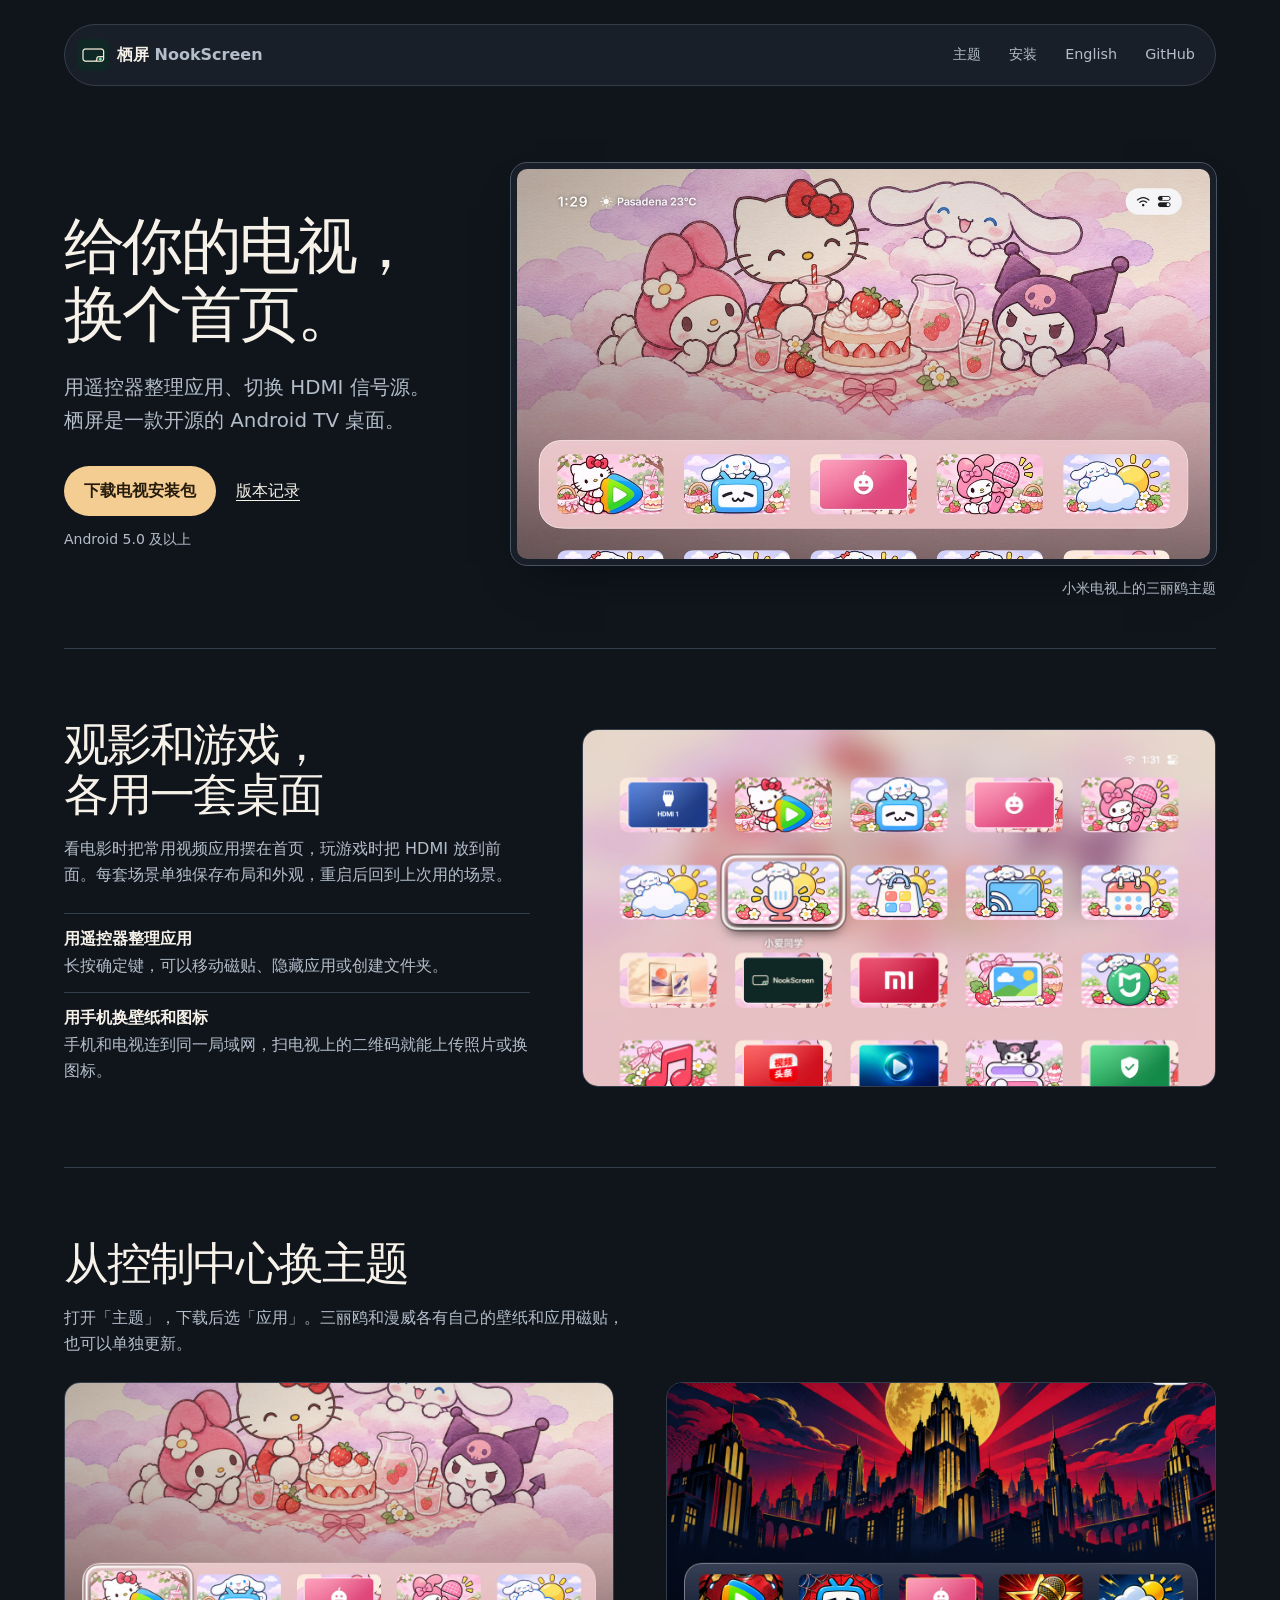
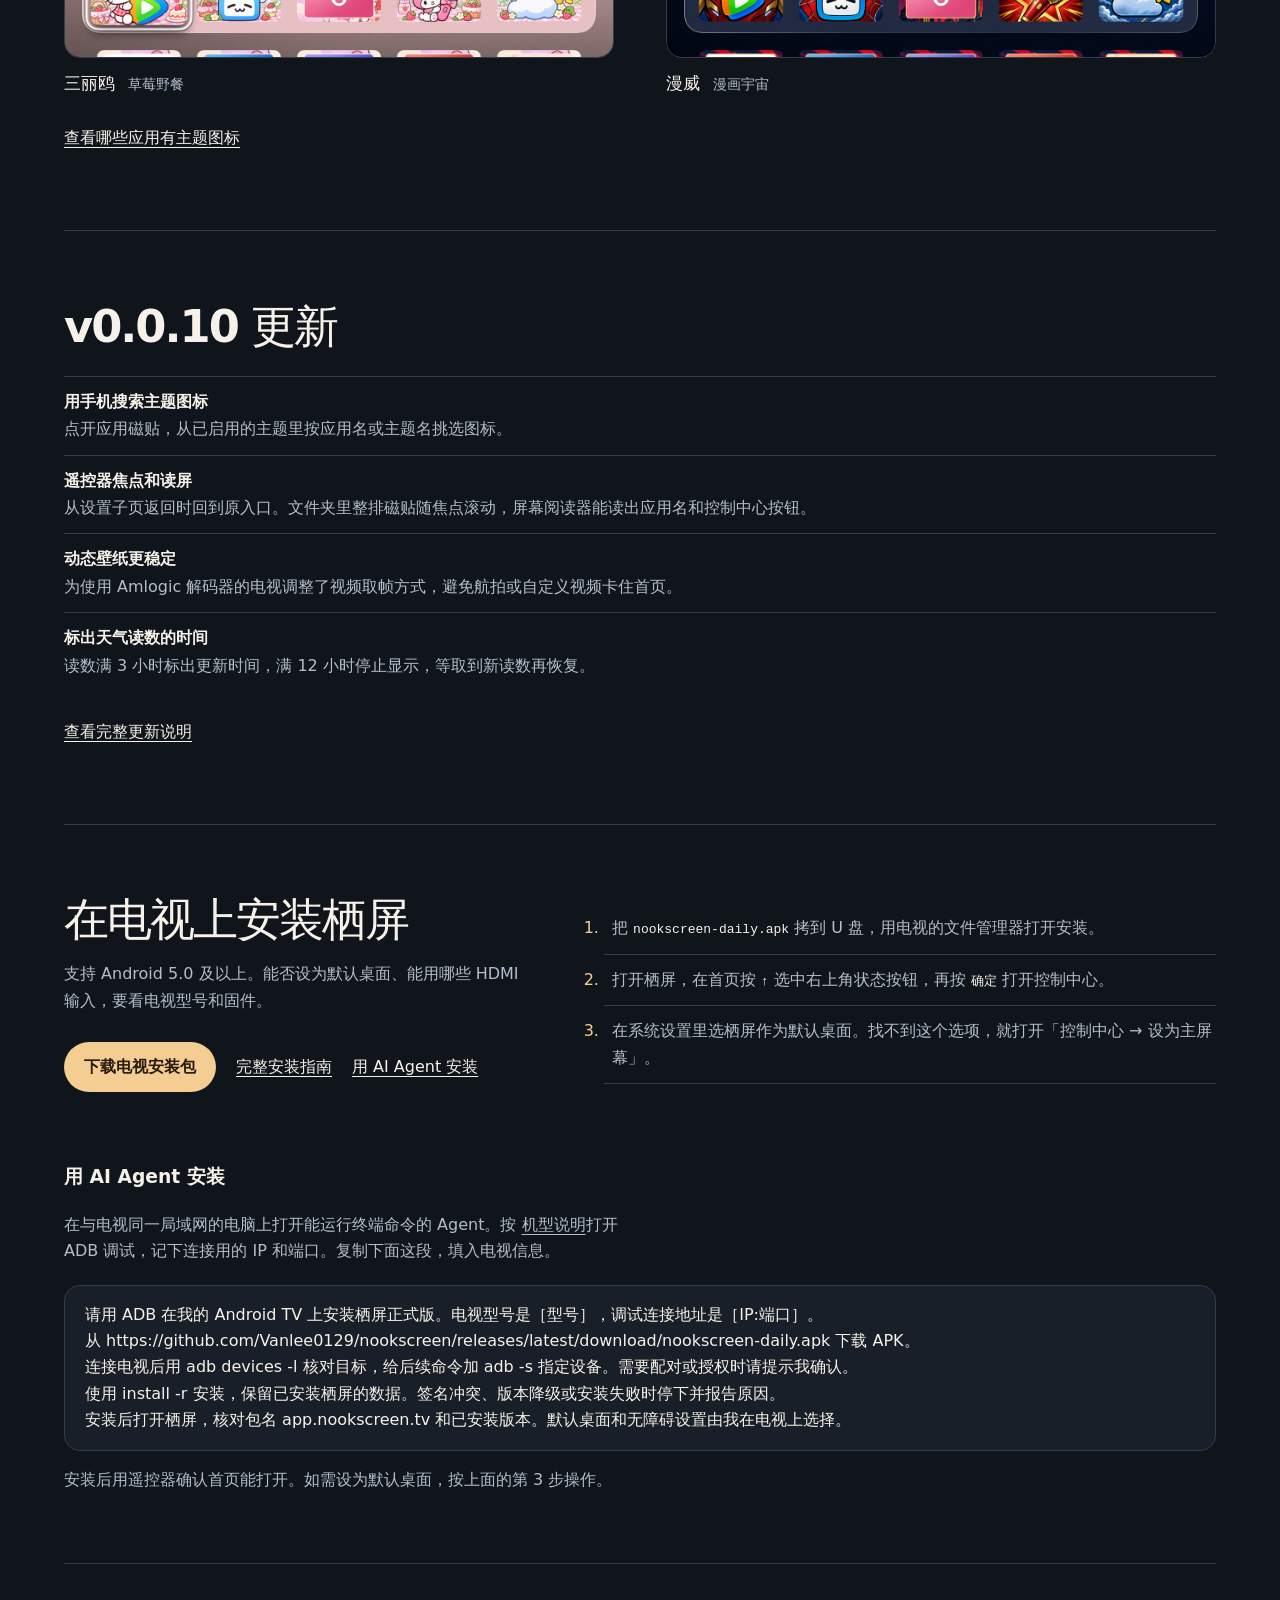
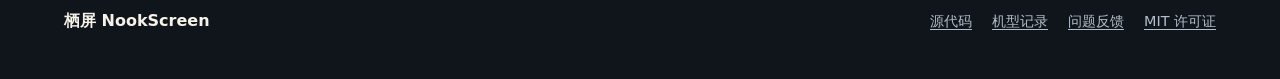
<file: index.html>
<!doctype html>
<html lang="zh-CN">
<head>
  <meta charset="utf-8">
  <meta name="viewport" content="width=device-width, initial-scale=1">
  <meta name="description" content="栖屏是一款开源的 Android TV 桌面。用遥控器整理应用、切换 HDMI 信号源、换壁纸，也能为日常看电视、观影和游戏分别保存布局。">
  <meta name="theme-color" content="#10151c">
  <title>栖屏 NookScreen | 开源 Android TV 桌面</title>
  <link rel="icon" href="assets/icon.png">
  <link rel="stylesheet" href="style.css">
</head>
<body>
  <a class="skip" href="#main">跳到内容</a>
  <header class="wrap">
    <nav aria-label="主导航">
      <a class="brand" href="./"><img src="assets/icon.png" width="32" height="32" alt=""><span>栖屏 <span class="brand-en">NookScreen</span></span></a>
      <div class="nav-links">
        <a href="#themes">主题</a>
        <a href="#install">安装</a>
        <a href="en/" lang="en">English</a>
        <a href="https://github.com/Vanlee0129/nookscreen">GitHub</a>
      </div>
    </nav>
  </header>
  <main id="main" class="wrap">
    <section class="hero" aria-labelledby="title">
      <div class="hero-copy">
        <h1 id="title">给你的电视，<br>换个首页。</h1>
        <p>用遥控器整理应用、切换 HDMI 信号源。<br class="wide-only">栖屏是一款开源的 Android TV 桌面。</p>
        <div class="actions">
          <a class="primary" href="https://github.com/Vanlee0129/nookscreen/releases/latest/download/nookscreen-daily.apk">下载电视安装包</a>
          <a href="https://github.com/Vanlee0129/nookscreen/releases/latest">版本记录</a>
        </div>
        <p class="requirement">Android 5.0 及以上</p>
      </div>
      <figure class="hero-screen">
        <img src="assets/sanrio-home.jpg" width="1280" height="720" alt="小米电视上的栖屏首页，展示三丽鸥草莓野餐壁纸和主题磁贴">
        <figcaption>小米电视上的三丽鸥主题</figcaption>
      </figure>
    </section>

    <section class="section scenes" aria-labelledby="scenes">
      <div>
        <h2 id="scenes">观影和游戏，各用一套桌面</h2>
        <p>看电影时把常用视频应用摆在首页，玩游戏时把 HDMI 放到前面。每套场景单独保存布局和外观，重启后回到上次用的场景。</p>
        <dl class="details">
          <div><dt>用遥控器整理应用</dt><dd>长按确定键，可以移动磁贴、隐藏应用或创建文件夹。</dd></div>
          <div><dt>用手机换壁纸和图标</dt><dd>手机和电视连到同一局域网，扫电视上的二维码就能上传照片或换图标。</dd></div>
        </dl>
      </div>
      <figure>
        <img src="assets/sanrio-scene.jpg" width="1280" height="720" loading="lazy" alt="三丽鸥主题场景里的 HDMI 和应用磁贴">
      </figure>
    </section>

    <section class="section" aria-labelledby="themes">
      <div class="section-heading">
        <h2 id="themes">从控制中心换主题</h2>
        <p>打开「主题」，下载后选「应用」。三丽鸥和漫威各有自己的壁纸和应用磁贴，也可以单独更新。</p>
      </div>
      <div class="theme-gallery">
        <figure>
          <img src="assets/sanrio-theme.jpg" width="1280" height="640" loading="lazy" alt="三丽鸥主题的草莓野餐壁纸与粉彩磁贴">
          <figcaption>三丽鸥 <span>草莓野餐</span></figcaption>
        </figure>
        <figure>
          <img src="assets/marvel-theme.jpg" width="1280" height="640" loading="lazy" alt="漫威主题的漫画城市壁纸与红金磁贴">
          <figcaption>漫威 <span>漫画宇宙</span></figcaption>
        </figure>
      </div>
      <a class="text-link" href="https://github.com/Vanlee0129/nookscreen/blob/main/docs/themes.md">查看哪些应用有主题图标</a>
    </section>

    <section class="section" aria-labelledby="release">
      <h2 id="release">v0.0.10 更新</h2>
      <dl class="details">
        <div><dt>用手机搜索主题图标</dt><dd>点开应用磁贴，从已启用的主题里按应用名或主题名挑选图标。</dd></div>
        <div><dt>遥控器焦点和读屏</dt><dd>从设置子页返回时回到原入口。文件夹里整排磁贴随焦点滚动，屏幕阅读器能读出应用名和控制中心按钮。</dd></div>
        <div><dt>动态壁纸更稳定</dt><dd>为使用 Amlogic 解码器的电视调整了视频取帧方式，避免航拍或自定义视频卡住首页。</dd></div>
        <div><dt>标出天气读数的时间</dt><dd>读数满 3 小时标出更新时间，满 12 小时停止显示，等取到新读数再恢复。</dd></div>
      </dl>
      <a class="text-link" href="https://github.com/Vanlee0129/nookscreen/releases/tag/v0.0.10">查看完整更新说明</a>
    </section>

    <section class="section install" aria-labelledby="install">
      <div>
        <h2 id="install">在电视上安装栖屏</h2>
        <p>支持 Android 5.0 及以上。能否设为默认桌面、能用哪些 HDMI 输入，要看电视型号和固件。</p>
        <div class="actions">
          <a class="primary" href="https://github.com/Vanlee0129/nookscreen/releases/latest/download/nookscreen-daily.apk">下载电视安装包</a>
          <a href="https://github.com/Vanlee0129/nookscreen#安装">完整安装指南</a>
          <a href="#install-agent">用 AI Agent 安装</a>
        </div>
      </div>
      <ol>
        <li>把 <code>nookscreen-daily.apk</code> 拷到 U 盘，用电视的文件管理器打开安装。</li>
        <li>打开栖屏，在首页按 <kbd>↑</kbd> 选中右上角状态按钮，再按 <kbd>确定</kbd> 打开控制中心。</li>
        <li>在系统设置里选栖屏作为默认桌面。找不到这个选项，就打开「控制中心 → 设为主屏幕」。</li>
      </ol>
      <div class="agent-install" aria-labelledby="install-agent">
        <h3 id="install-agent">用 AI Agent 安装</h3>
        <p>在与电视同一局域网的电脑上打开能运行终端命令的 Agent。按 <a href="https://github.com/Vanlee0129/nookscreen/blob/main/docs/devices/adb-by-brand.md">机型说明</a>打开 ADB 调试，记下连接用的 IP 和端口。复制下面这段，填入电视信息。</p>
        <pre>请用 ADB 在我的 Android TV 上安装栖屏正式版。电视型号是［型号］，调试连接地址是［IP:端口］。
从 https://github.com/Vanlee0129/nookscreen/releases/latest/download/nookscreen-daily.apk 下载 APK。
连接电视后用 adb devices -l 核对目标，给后续命令加 adb -s 指定设备。需要配对或授权时请提示我确认。
使用 install -r 安装，保留已安装栖屏的数据。签名冲突、版本降级或安装失败时停下并报告原因。
安装后打开栖屏，核对包名 app.nookscreen.tv 和已安装版本。默认桌面和无障碍设置由我在电视上选择。</pre>
        <p>安装后用遥控器确认首页能打开。如需设为默认桌面，按上面的第 3 步操作。</p>
      </div>
    </section>
  </main>
  <footer class="wrap">
    <p>栖屏 NookScreen</p>
    <div>
      <a href="https://github.com/Vanlee0129/nookscreen">源代码</a>
      <a href="https://github.com/Vanlee0129/nookscreen/tree/main/docs/devices">机型记录</a>
      <a href="https://github.com/Vanlee0129/nookscreen/issues/new/choose">问题反馈</a>
      <a href="https://github.com/Vanlee0129/nookscreen/blob/main/LICENSE">MIT 许可证</a>
    </div>
  </footer>
</body>
</html>
</file>
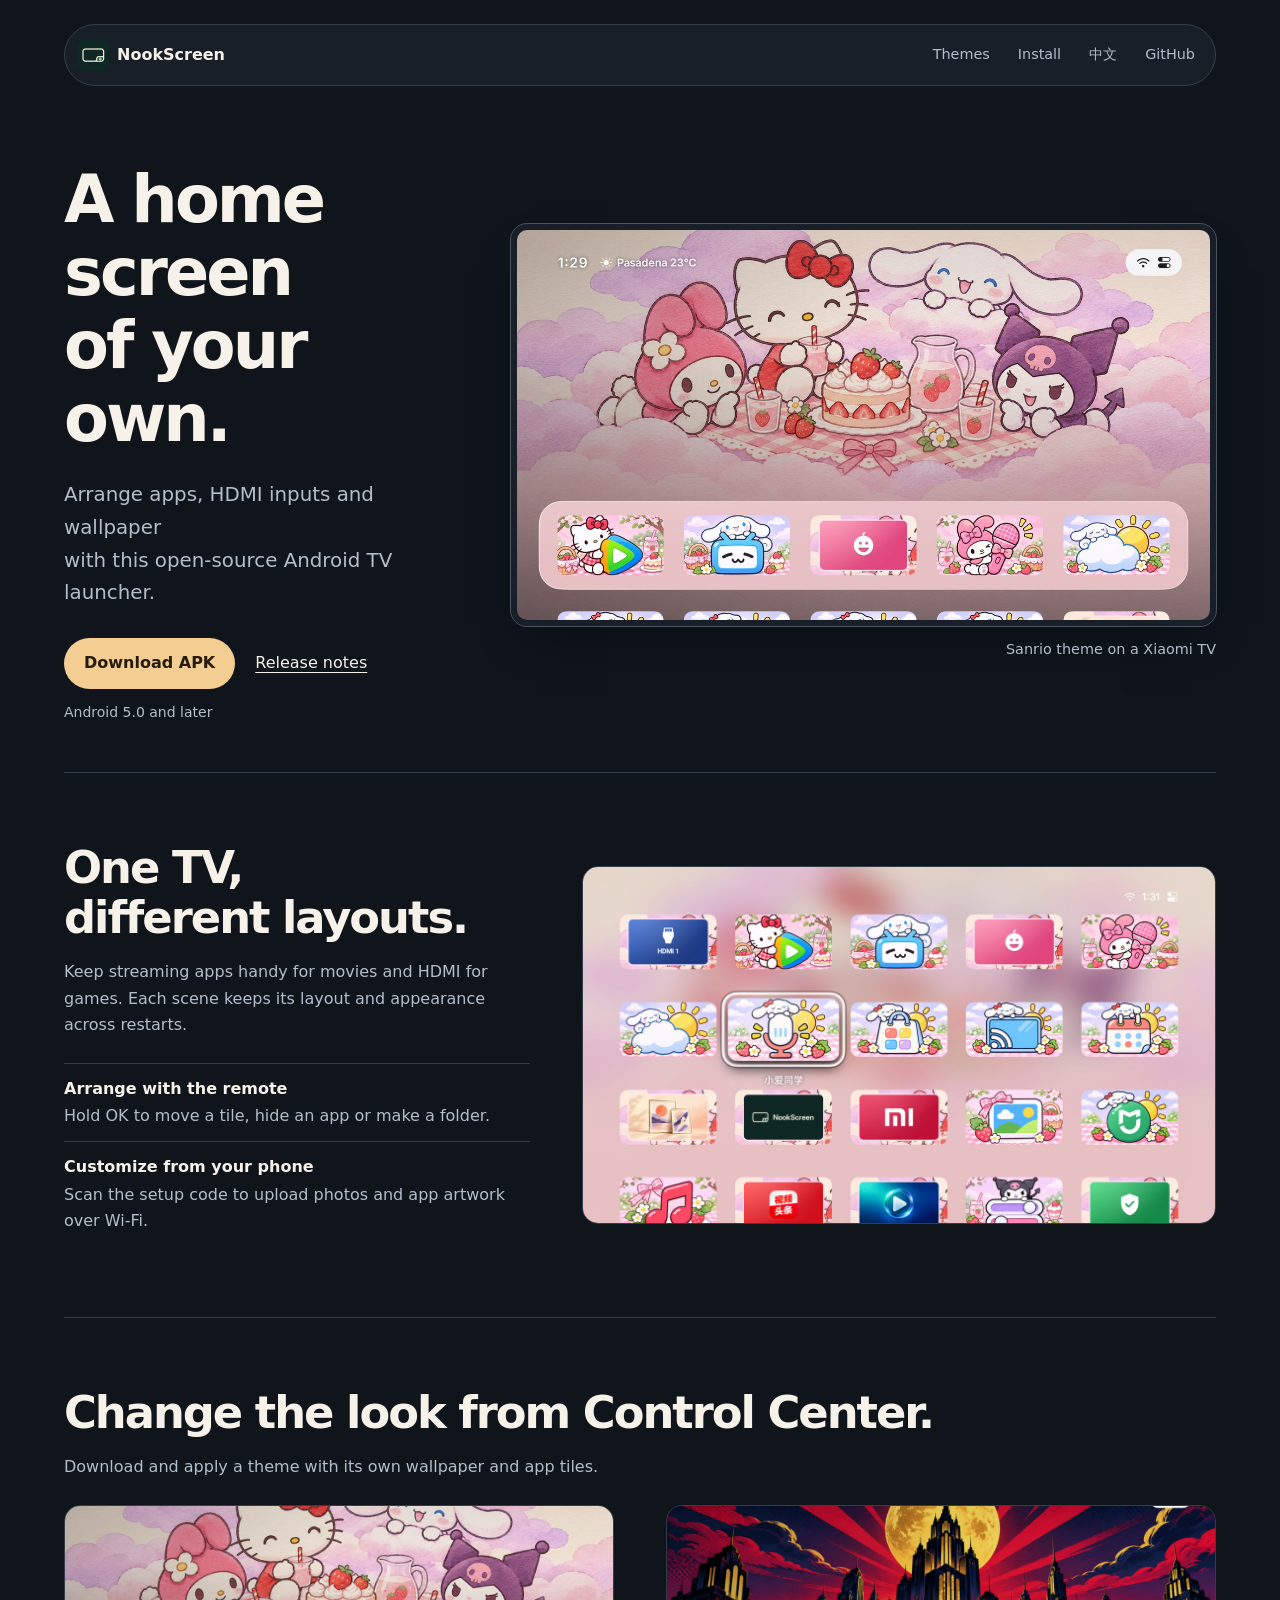
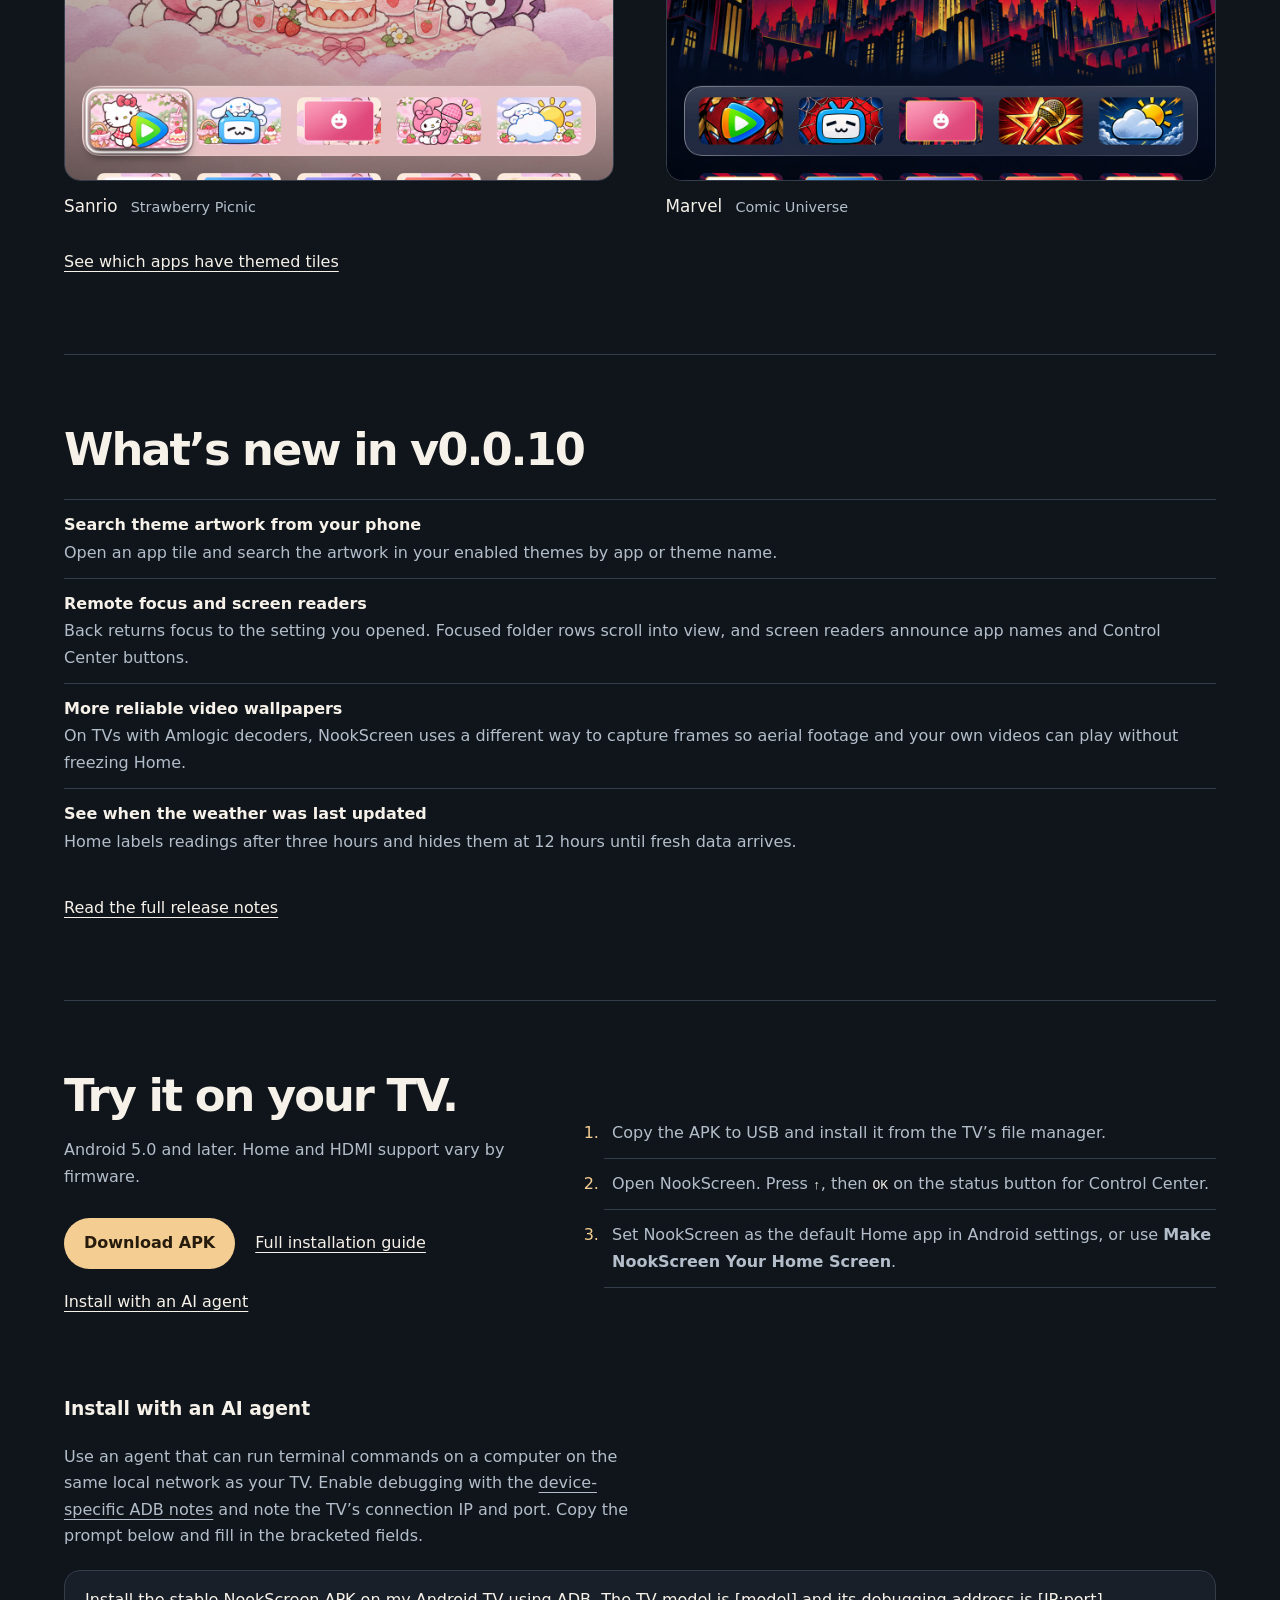
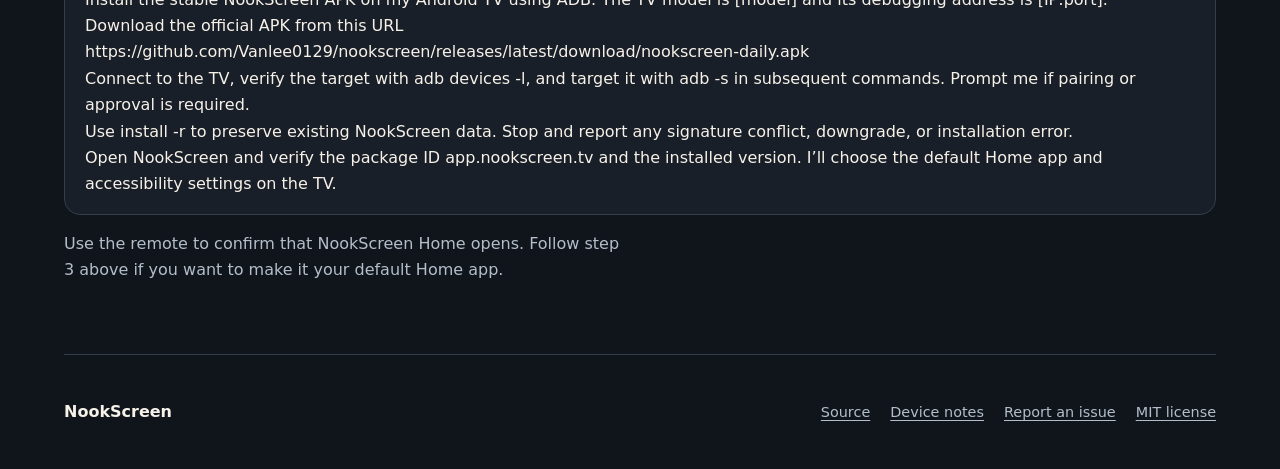
<file: en/index.html>
<!doctype html>
<html lang="en">
<head>
  <meta charset="utf-8">
  <meta name="viewport" content="width=device-width, initial-scale=1">
  <meta name="description" content="NookScreen is an open-source Android TV launcher. Arrange your apps, HDMI inputs and wallpaper with the remote.">
  <meta name="theme-color" content="#10151c">
  <title>NookScreen | Open-source Android TV launcher</title>
  <link rel="icon" href="../assets/icon.png">
  <link rel="stylesheet" href="../style.css">
</head>
<body>
  <a class="skip" href="#main">Skip to content</a>
  <header class="wrap">
    <nav aria-label="Main navigation">
      <a class="brand" href="./"><img src="../assets/icon.png" width="32" height="32" alt=""><span>NookScreen</span></a>
      <div class="nav-links">
        <a href="#themes">Themes</a>
        <a href="#install">Install</a>
        <a href="../" lang="zh-CN">中文</a>
        <a href="https://github.com/Vanlee0129/nookscreen">GitHub</a>
      </div>
    </nav>
  </header>
  <main id="main" class="wrap">
    <section class="hero" aria-labelledby="title">
      <div class="hero-copy">
        <h1 id="title">A home screen<br>of your own.</h1>
        <p>Arrange apps, HDMI inputs and wallpaper<br class="wide-only"> with this open-source Android TV launcher.</p>
        <div class="actions">
          <a class="primary" href="https://github.com/Vanlee0129/nookscreen/releases/latest/download/nookscreen-daily.apk">Download APK</a>
          <a href="https://github.com/Vanlee0129/nookscreen/releases/latest">Release notes</a>
        </div>
        <p class="requirement">Android 5.0 and later</p>
      </div>
      <figure class="hero-screen">
        <img src="../assets/sanrio-home.jpg" width="1280" height="720" alt="NookScreen on a Xiaomi TV with the Sanrio Strawberry Picnic wallpaper and themed tiles">
        <figcaption>Sanrio theme on a Xiaomi TV</figcaption>
      </figure>
    </section>

    <section class="section scenes" aria-labelledby="scenes">
      <div>
        <h2 id="scenes">One TV, different layouts.</h2>
        <p>Keep streaming apps handy for movies and HDMI for games. Each scene keeps its layout and appearance across restarts.</p>
        <dl class="details">
          <div><dt>Arrange with the remote</dt><dd>Hold OK to move a tile, hide an app or make a folder.</dd></div>
          <div><dt>Customize from your phone</dt><dd>Scan the setup code to upload photos and app artwork over Wi-Fi.</dd></div>
        </dl>
      </div>
      <figure>
        <img src="../assets/sanrio-scene.jpg" width="1280" height="720" loading="lazy" alt="HDMI and app tiles in a Sanrio-themed scene">
      </figure>
    </section>

    <section class="section" aria-labelledby="themes">
      <div class="section-heading">
        <h2 id="themes">Change the look from Control Center.</h2>
        <p>Download and apply a theme with its own wallpaper and app tiles.</p>
      </div>
      <div class="theme-gallery">
        <figure>
          <img src="../assets/sanrio-theme.jpg" width="1280" height="640" loading="lazy" alt="The Sanrio theme with a strawberry picnic wallpaper and pastel app tiles">
          <figcaption>Sanrio <span>Strawberry Picnic</span></figcaption>
        </figure>
        <figure>
          <img src="../assets/marvel-theme.jpg" width="1280" height="640" loading="lazy" alt="The Marvel theme with a comic-book city wallpaper and red-and-gold app tiles">
          <figcaption>Marvel <span>Comic Universe</span></figcaption>
        </figure>
      </div>
      <a class="text-link" href="https://github.com/Vanlee0129/nookscreen/blob/main/docs/themes.md">See which apps have themed tiles</a>
    </section>

    <section class="section" aria-labelledby="release">
      <h2 id="release">What’s new in v0.0.10</h2>
      <dl class="details">
        <div><dt>Search theme artwork from your phone</dt><dd>Open an app tile and search the artwork in your enabled themes by app or theme name.</dd></div>
        <div><dt>Remote focus and screen readers</dt><dd>Back returns focus to the setting you opened. Focused folder rows scroll into view, and screen readers announce app names and Control Center buttons.</dd></div>
        <div><dt>More reliable video wallpapers</dt><dd>On TVs with Amlogic decoders, NookScreen uses a different way to capture frames so aerial footage and your own videos can play without freezing Home.</dd></div>
        <div><dt>See when the weather was last updated</dt><dd>Home labels readings after three hours and hides them at 12 hours until fresh data arrives.</dd></div>
      </dl>
      <a class="text-link" href="https://github.com/Vanlee0129/nookscreen/releases/tag/v0.0.10">Read the full release notes</a>
    </section>

    <section class="section install" aria-labelledby="install">
      <div>
        <h2 id="install">Try it on your TV.</h2>
        <p>Android 5.0 and later. Home and HDMI support vary by firmware.</p>
        <div class="actions">
          <a class="primary" href="https://github.com/Vanlee0129/nookscreen/releases/latest/download/nookscreen-daily.apk">Download APK</a>
          <a href="https://github.com/Vanlee0129/nookscreen/blob/main/README.en.md#install">Full installation guide</a>
          <a href="#install-agent">Install with an AI agent</a>
        </div>
      </div>
      <ol>
        <li>Copy the APK to USB and install it from the TV’s file manager.</li>
        <li>Open NookScreen. Press <kbd>↑</kbd>, then <kbd>OK</kbd> on the status button for Control Center.</li>
        <li>Set NookScreen as the default Home app in Android settings, or use <strong>Make NookScreen Your Home Screen</strong>.</li>
      </ol>
      <div class="agent-install" aria-labelledby="install-agent">
        <h3 id="install-agent">Install with an AI agent</h3>
        <p>Use an agent that can run terminal commands on a computer on the same local network as your TV. Enable debugging with the <a href="https://github.com/Vanlee0129/nookscreen/blob/main/docs/devices/adb-by-brand.md">device-specific ADB notes</a> and note the TV’s connection IP and port. Copy the prompt below and fill in the bracketed fields.</p>
        <pre>Install the stable NookScreen APK on my Android TV using ADB. The TV model is [model] and its debugging address is [IP:port].
Download the official APK from this URL
https://github.com/Vanlee0129/nookscreen/releases/latest/download/nookscreen-daily.apk
Connect to the TV, verify the target with adb devices -l, and target it with adb -s in subsequent commands. Prompt me if pairing or approval is required.
Use install -r to preserve existing NookScreen data. Stop and report any signature conflict, downgrade, or installation error.
Open NookScreen and verify the package ID app.nookscreen.tv and the installed version. I’ll choose the default Home app and accessibility settings on the TV.</pre>
        <p>Use the remote to confirm that NookScreen Home opens. Follow step 3 above if you want to make it your default Home app.</p>
      </div>
    </section>
  </main>
  <footer class="wrap">
    <p>NookScreen</p>
    <div>
      <a href="https://github.com/Vanlee0129/nookscreen">Source</a>
      <a href="https://github.com/Vanlee0129/nookscreen/tree/main/docs/devices">Device notes</a>
      <a href="https://github.com/Vanlee0129/nookscreen/issues/new/choose">Report an issue</a>
      <a href="https://github.com/Vanlee0129/nookscreen/blob/main/LICENSE">MIT license</a>
    </div>
  </footer>
</body>
</html>
</file>
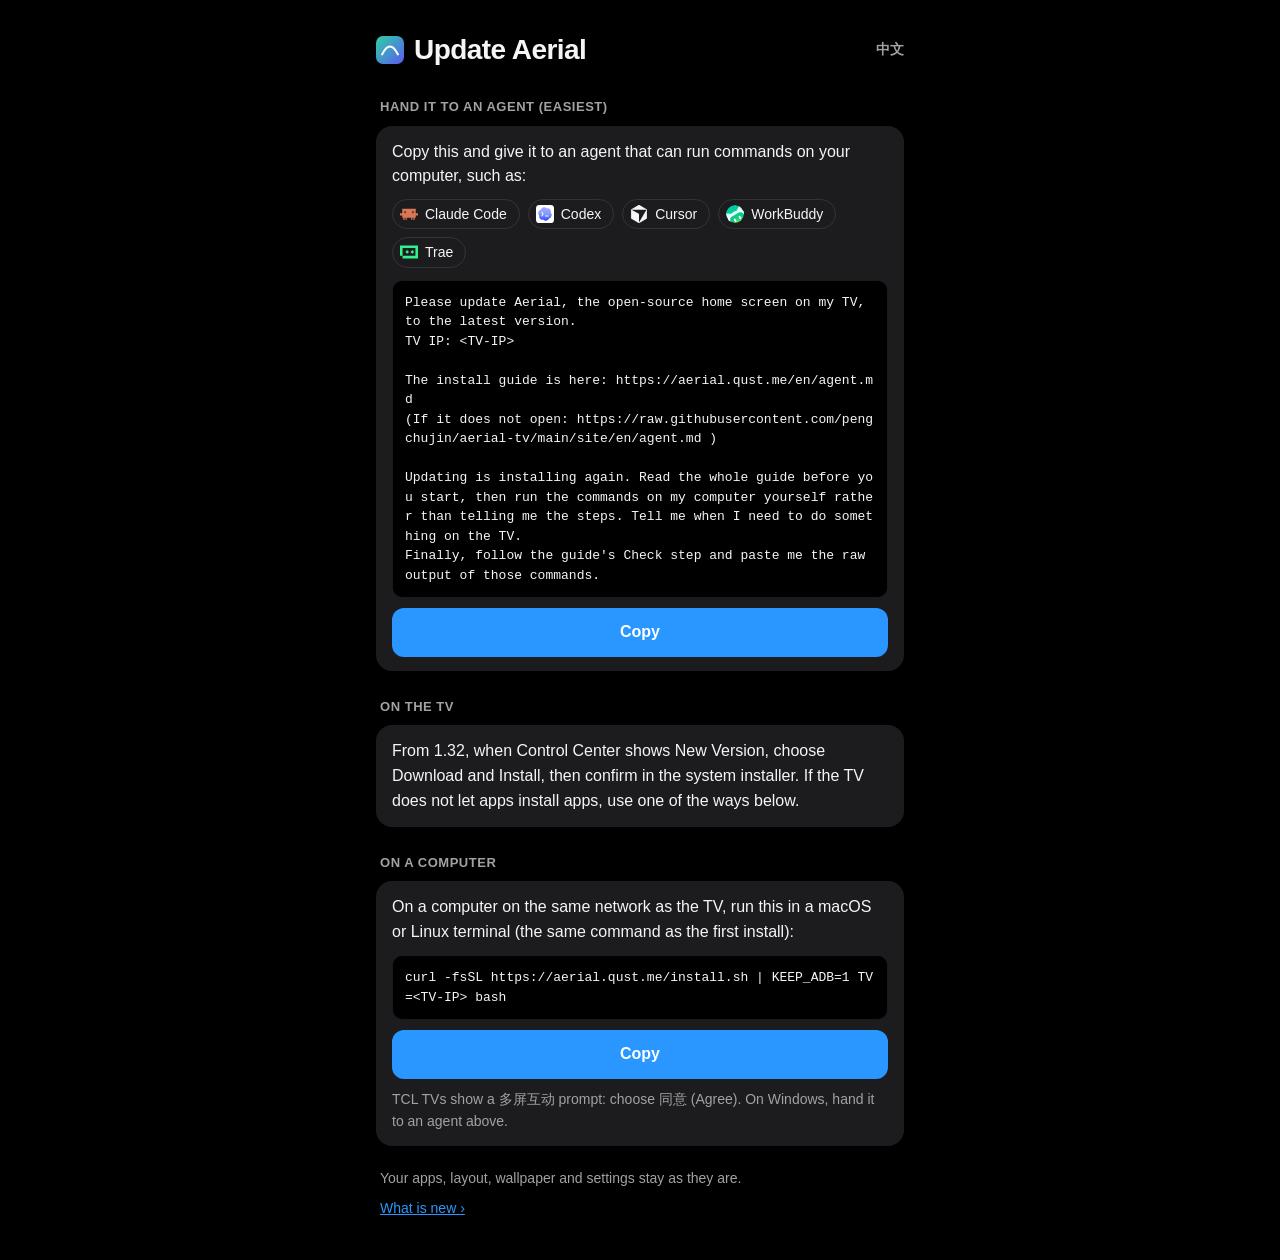
<file: site/update/index.html>
<!doctype html>
<html lang="zh-CN">
<head>
<meta charset="utf-8">
<meta name="viewport" content="width=device-width, initial-scale=1, viewport-fit=cover">
<title>升级 Aerial · Update Aerial</title>
<meta name="robots" content="noindex">
<meta name="theme-color" content="#000000">
<link rel="icon" href="../favicon.svg" type="image/svg+xml">
<!-- Opened from the QR code on the TV's update page (Control Center → New Version). The TV puts
     its version, flavor and LAN address after the #, which the browser never sends here. -->
<style>
  :root { --bg: #000; --card: #1c1c1e; --line: rgba(255,255,255,.1); --text: #f5f5f7; --muted: #a1a1a6; --accent: #2997ff; }
  * { box-sizing: border-box; }
  body {
    margin: 0; background: var(--bg); color: var(--text); font-size: 16px; line-height: 1.55; -webkit-font-smoothing: antialiased;
    font-family: -apple-system, BlinkMacSystemFont, "SF Pro Text", "PingFang SC", "Hiragino Sans GB", "Microsoft YaHei", "Helvetica Neue", Arial, sans-serif;
  }
  main { max-width: 560px; margin: 0 auto; padding: 28px 16px calc(40px + env(safe-area-inset-bottom)); }
  header { display: flex; align-items: center; gap: 10px; }
  h1 { font-size: 28px; letter-spacing: -.02em; margin: 0; }
  .sub { color: var(--muted); margin: 6px 0 22px; font-size: 15px; }
  h2 { font-size: 13px; font-weight: 600; text-transform: uppercase; letter-spacing: .04em; color: var(--muted); margin: 26px 4px 8px; }
  .card { background: var(--card); border-radius: 16px; padding: 14px 16px; }
  .card p { margin: 0 0 10px; }
  .card p:last-child { margin-bottom: 0; }
  pre {
    margin: 0; padding: 12px; border-radius: 10px; background: #000; border: 1px solid var(--line);
    font: 13px/1.5 ui-monospace, Menlo, monospace; white-space: pre-wrap; word-break: break-all;
  }
  button {
    display: block; width: 100%; margin-top: 10px; padding: 12px; border: 0; border-radius: 12px;
    background: var(--accent); color: #fff; font: inherit; font-weight: 600; transition: transform .16s ease-out;
  }
  button:active { transform: scale(.98); }
  .agents { display: flex; flex-wrap: wrap; gap: 8px; list-style: none; padding: 0; margin: 0 0 12px; }
  .agents li { display: flex; align-items: center; gap: 7px; padding: 5px 12px 5px 7px; border: 1px solid var(--line); border-radius: 980px; font-size: 14px; line-height: 1.3; }
  .agents img { width: 18px; height: 18px; flex: none; }
  .note { color: var(--muted); font-size: 14px; }
  a { color: var(--accent); }
  .lang { margin-left: auto; color: var(--muted); font-size: 14px; background: none; border: 0; width: auto; padding: 0; margin-top: 0; }
  @media (prefers-reduced-motion: reduce) { * { transition: none !important; } }
</style>
</head>
<body>
<main>
  <header>
    <svg width="28" height="28" viewBox="0 0 32 32" aria-hidden="true"><defs><linearGradient id="g" x1="0" y1="0" x2="1" y2="1"><stop offset="0" stop-color="#2fd0a5"/><stop offset="1" stop-color="#5b5bf0"/></linearGradient></defs><rect width="32" height="32" rx="8" fill="url(#g)"/><path d="M7 21c3-6 6-9 9-9s6 3 9 9" fill="none" stroke="#fff" stroke-width="2.4" stroke-linecap="round"/></svg>
    <h1 data-t="title"></h1>
    <button class="lang" id="lang"></button>
  </header>
  <p class="sub" id="sub"></p>

  <h2 data-t="aiHead"></h2>
  <div class="card">
    <p data-t="aiBody"></p>
    <ul class="agents" id="agents"></ul>
    <pre id="ai"></pre>
    <button data-copy="ai" data-t="copy"></button>
  </div>

  <h2 data-t="tvHead"></h2>
  <div class="card"><p data-t="tvBody"></p></div>

  <h2 data-t="pcHead"></h2>
  <div class="card">
    <p data-t="pcBody"></p>
    <pre id="cmd"></pre>
    <button data-copy="cmd" data-t="copy"></button>
    <p class="note" data-t="pcNote" style="margin-top:10px"></p>
  </div>

  <p class="note" data-t="keeps" style="margin:22px 4px 0"></p>
  <p class="note" style="margin:8px 4px 0"><a href="https://github.com/pengchujin/aerial-tv/releases/latest" data-t="notes"></a></p>
</main>
<script>
const T = {
  zh: {
    title: '升级 Aerial', lang: 'English',
    sub: v => v ? `电视上现在是 Aerial ${v}。` : '',
    tvHead: '在电视上', tvBody: '1.32 起，控制中心里出现「有新版本」时，点「下载并安装」，再在系统的安装界面里确认就行。电视不让 App 安装应用时，用下面的方法。',
    pcHead: '在电脑上', pcBody: '电脑和电视连同一个网络，在 macOS 或 Linux 的终端里运行（和第一次安装是同一条命令）：',
    pcNote: 'TCL 电视上会弹出多屏互动的提示，选「同意」。Windows 请交给上面的 Agent。',
    aiHead: '交给 Agent（最省事）', aiBody: '复制下面这段，发给能在电脑上运行命令的 Agent，比如：',
    agents: [['workbuddy', 'WorkBuddy'], ['doubao', '豆包电脑版'], ['qwen', '千问电脑版'], ['trae', 'Trae'], ['claude-code', 'Claude Code'], ['codex', 'Codex']],
    ai: tv =>
`请帮我把电视上的开源桌面 Aerial 升级到最新版。
电视 IP：${tv}

安装说明在这里：https://aerial.qust.me/agent.md
（打不开时用 https://raw.githubusercontent.com/pengchujin/aerial-tv/main/site/agent.md ）

升级就是把安装再做一遍。请先完整读完安装说明再动手，然后在我的电脑上亲自运行命令，不要只把步骤告诉我。需要我在电视上操作时提醒我。
最后按说明里的「验收」，把那几条命令的原始输出贴给我。`,
    keeps: 'App、排列顺序、壁纸和设置都会保留。', notes: '这次更新了什么 ›',
    copy: '复制', copied: '已复制',
    // From the TV's setup page (#setup=1): Aerial is on the TV but nothing has made it Home yet.
    setup: {
      title: '让 Aerial 接管主屏幕',
      sub: () => '只装了 APK 时，Aerial 能打开，但按主页键、开机和待机后还是原来的桌面。下面任选一种，把剩下的设置做完。',
      tvHead: '在电视上', tvBody: '电视的设置里有「无障碍」时，打开其中的「Aerial 桌面守护」，主页键就会回到 Aerial。小米电视待机后会把它关掉，所以还是建议用电脑做一次。',
      ai: tv =>
`请帮我把电视上已经装好的开源桌面 Aerial 设为开机进入的桌面。
电视 IP：${tv}
保持 ADB 常开：要

安装说明在这里：https://aerial.qust.me/agent.md
（打不开时用 https://raw.githubusercontent.com/pengchujin/aerial-tv/main/site/agent.md ）

请先完整读完安装说明再动手，然后在我的电脑上亲自运行命令，不要只把步骤告诉我。需要我在电视上操作时提醒我。
最后按说明里的「验收」，把那几条命令的原始输出贴给我。`,
      keeps: '已经装好的 Aerial 会被同一版本覆盖，App、排列顺序、壁纸和设置都会保留。', notes: '',
    },
  },
  en: {
    title: 'Update Aerial', lang: '中文',
    sub: v => v ? `This TV has Aerial ${v}.` : '',
    tvHead: 'On the TV', tvBody: 'From 1.32, when Control Center shows New Version, choose Download and Install, then confirm in the system installer. If the TV does not let apps install apps, use one of the ways below.',
    pcHead: 'On a computer', pcBody: 'On a computer on the same network as the TV, run this in a macOS or Linux terminal (the same command as the first install):',
    pcNote: 'TCL TVs show a 多屏互动 prompt: choose 同意 (Agree). On Windows, hand it to an agent above.',
    aiHead: 'Hand it to an agent (easiest)', aiBody: 'Copy this and give it to an agent that can run commands on your computer, such as:',
    agents: [['claude-code', 'Claude Code'], ['codex', 'Codex'], ['cursor', 'Cursor'], ['workbuddy', 'WorkBuddy'], ['trae', 'Trae']],
    ai: tv =>
`Please update Aerial, the open-source home screen on my TV, to the latest version.
TV IP: ${tv}

The install guide is here: https://aerial.qust.me/en/agent.md
(If it does not open: https://raw.githubusercontent.com/pengchujin/aerial-tv/main/site/en/agent.md )

Updating is installing again. Read the whole guide before you start, then run the commands on my computer yourself rather than telling me the steps. Tell me when I need to do something on the TV.
Finally, follow the guide's Check step and paste me the raw output of those commands.`,
    keeps: 'Your apps, layout, wallpaper and settings stay as they are.', notes: 'What is new ›',
    copy: 'Copy', copied: 'Copied',
    setup: {
      title: 'Make Aerial your Home screen',
      sub: () => 'Installed from the APK alone, Aerial opens, but Home, power-on and wake still land on the old launcher. Either way below finishes the setup.',
      tvHead: 'On the TV', tvBody: 'If the TV\'s settings have Accessibility, turn on Aerial Home Guard there and Home comes back to Aerial. Xiaomi TVs turn it off in standby, so a computer is still the better way.',
      ai: tv =>
`Please make Aerial, the open-source home screen already installed on my TV, the screen the TV starts on.
TV IP: ${tv}
Keep ADB on: yes

The install guide is here: https://aerial.qust.me/en/agent.md
(If it does not open: https://raw.githubusercontent.com/pengchujin/aerial-tv/main/site/en/agent.md )

Read the whole guide before you start, then run the commands on my computer yourself rather than telling me the steps. Tell me when I need to do something on the TV.
Finally, follow the guide's Check step and paste me the raw output of those commands.`,
      keeps: 'The Aerial already on the TV is installed over; your apps, layout, wallpaper and settings stay.', notes: '',
    },
  },
};
const hash = new URLSearchParams(location.hash.slice(1));
const ip = /^[0-9.]{7,15}$/.test(hash.get('tv') || '') ? hash.get('tv') : '<TV-IP>';
const guard = hash.get('f') === 'guard' ? ' -s guard' : '';
const version = /^[0-9.]+$/.test(hash.get('v') || '') ? hash.get('v') : '';
const setup = hash.get('setup') === '1';
let lang = /^zh/i.test(navigator.language || '') ? 'zh' : 'en';

function render() {
  const t = setup ? { ...T[lang], ...T[lang].setup } : T[lang];
  document.documentElement.lang = lang === 'zh' ? 'zh-CN' : 'en';
  document.title = t.title;
  document.querySelectorAll('[data-t]').forEach(e => { e.textContent = t[e.dataset.t]; });
  $('#lang').textContent = t.lang;
  $('#sub').textContent = t.sub(version);
  $('#cmd').textContent = `curl -fsSL https://aerial.qust.me/install.sh | KEEP_ADB=1 TV=${ip} bash${guard}`;
  $('#ai').textContent = t.ai(ip);
  $('#agents').replaceChildren(...t.agents.map(([icon, name]) => {
    const li = document.createElement('li');
    const img = document.createElement('img'); img.src = `../img/agents/${icon}.svg`; img.alt = ''; img.width = 18; img.height = 18;
    li.append(img, name); return li;
  }));
}
function $(s) { return document.querySelector(s); }
$('#lang').onclick = () => { lang = lang === 'zh' ? 'en' : 'zh'; render(); };
document.querySelectorAll('[data-copy]').forEach(b => b.addEventListener('click', async () => {
  const text = document.getElementById(b.dataset.copy).textContent;
  try { await navigator.clipboard.writeText(text); }
  catch (_) {
    const r = document.createRange(); r.selectNodeContents(document.getElementById(b.dataset.copy));
    const s = getSelection(); s.removeAllRanges(); s.addRange(r);
    try { document.execCommand('copy'); } catch (_) {}
  }
  b.textContent = T[lang].copied; clearTimeout(b.timer); b.timer = setTimeout(() => { b.textContent = T[lang].copy; }, 1600);
}));
render();
</script>
</body>
</html>
</file>
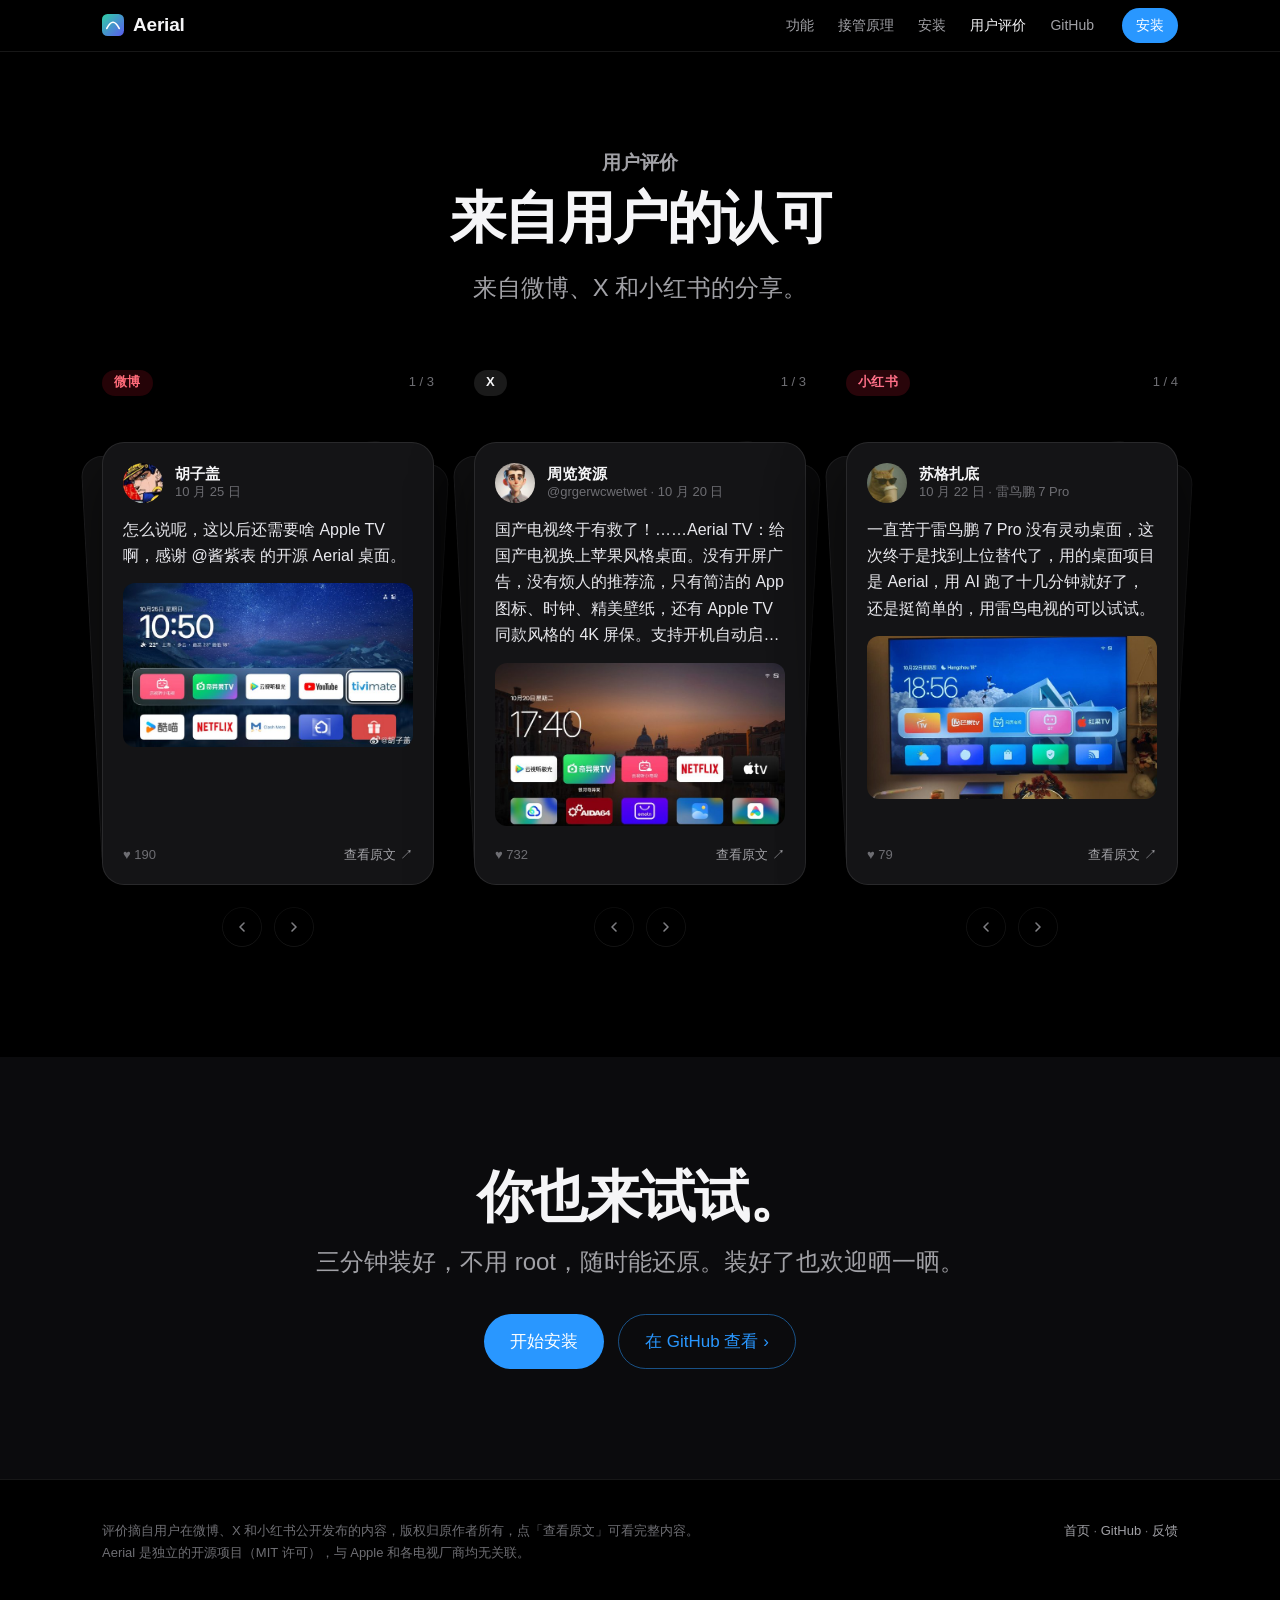
<file: site/voices/index.html>
<!doctype html>
<html lang="zh-CN">
<head>
<meta charset="utf-8">
<meta name="viewport" content="width=device-width, initial-scale=1, viewport-fit=cover">
<title>用户评价 · Aerial</title>
<meta name="description" content="装上 Aerial 之后，大家在微博、X 和小红书上是怎么说的。">
<meta property="og:title" content="用户评价 · Aerial">
<meta property="og:description" content="装上 Aerial 之后，大家在微博、X 和小红书上是怎么说的。">
<meta property="og:image" content="https://aerial.qust.me/img/home.jpg?v=147">
<meta name="theme-color" content="#000000">
<link rel="icon" href="../favicon.svg" type="image/svg+xml">
<link rel="stylesheet" href="../style.css?v=15">
</head>
<body>

<nav>
  <div class="wrap">
    <a class="brand" href="../" aria-label="Aerial"><svg width="22" height="22" viewBox="0 0 32 32" aria-hidden="true"><defs><linearGradient id="g" x1="0" y1="0" x2="1" y2="1"><stop offset="0" stop-color="#2fd0a5"/><stop offset="1" stop-color="#5b5bf0"/></linearGradient></defs><rect width="32" height="32" rx="8" fill="url(#g)"/><path d="M7 21c3-6 6-9 9-9s6 3 9 9" fill="none" stroke="#fff" stroke-width="2.4" stroke-linecap="round"/></svg> Aerial</a>
    <div class="links">
      <a href="../#features">功能</a>
      <a href="../#how">接管原理</a>
      <a href="../#install">安装</a>
      <a href="./" aria-current="page">用户评价</a>
      <a href="https://github.com/pengchujin/aerial-tv">GitHub</a>
    </div>
    <a class="cta" href="../#install">安装</a>
  </div>
</nav>

<header class="voices-hero">
  <div class="wrap">
    <p class="eyebrow">用户评价</p>
    <h2>来自用户的认可</h2>
    <p class="lede">来自微博、X 和小红书的分享。</p>
  </div>
</header>

<section class="voices">
  <div class="wrap decks">

    <div class="deck-col">
      <div class="deck-head"><span class="pf weibo">微博</span><span class="deck-count" aria-live="polite"></span></div>
      <div class="deck" tabindex="0" aria-roledescription="卡片组" aria-label="微博上的评价">
        <article class="vcard has-pic">
          <header>
            <img class="avatar" src="../img/voices/wb-huzigai.jpg" alt="" width="40" height="40">
            <div class="who"><b>胡子盖</b><span>10 月 25 日</span></div>
          </header>
          <p class="q">怎么说呢，这以后还需要啥 Apple TV 啊，感谢 @酱紫表 的开源 Aerial 桌面。</p>
          <div class="pic"><img src="../img/voices/wb-huzigai-home.jpg" alt="电视上的 Aerial 首页：时钟、天气和两排 App" width="720" height="405" loading="lazy"></div>
          <footer><span class="stat">♥ 190</span><a href="https://weibo.com/1500746433/RohjLjNZk" target="_blank" rel="noopener">查看原文 ↗</a></footer>
        </article>
        <article class="vcard has-pic">
          <header>
            <img class="avatar" src="../img/voices/wb-kongshenmege.jpg" alt="" width="40" height="40">
            <div class="who"><b>空什么格</b><span>10 月 20 日 · TCL 75Q10G Pro</span></div>
          </header>
          <p class="q">牛逼！刚用 @酱紫表 的最新项目给我这台 TCL 75Q10G Pro 装上了「苹果」桌面 Aerial。实测操作下来确实很简单，有台电脑就行。先获取电视 WiFi 地址、开启 ADB 模式并授权，然后把操作指令丢给 AI Agent 就行了。我用的是 Workbuddy Step-5-Preview 模型，三五分钟搞定。</p>
          <div class="pic"><img src="../img/voices/wb-kongshenmege-tcl.jpg" alt="TCL 电视上弹出「多屏互动：正在发起应用推送」" width="720" height="540" loading="lazy"></div>
          <footer><span class="stat">♥ 128</span><a href="https://weibo.com/1853465292/RnzifeuQE" target="_blank" rel="noopener">查看原文 ↗</a></footer>
        </article>
        <article class="vcard has-pic">
          <header>
            <img class="avatar" src="../img/voices/wb-wuhoukuangshui.jpg" alt="" width="40" height="40">
            <div class="who"><b>午后狂睡</b><span>10 月 21 日 · 索尼电视</span></div>
          </header>
          <p class="q">非常好用，也非常简单的操作，我的老索尼电视终于清爽了…</p>
          <div class="pic"><img src="../img/voices/wb-wuhoukuangshui-home.jpg" alt="索尼电视上的 Aerial 首页：雪山壁纸、时钟和两排 App" width="720" height="405" loading="lazy"></div>
          <footer><span class="stat">♥ 405</span><a href="https://weibo.com/1253846303/RnEkgvTEq" target="_blank" rel="noopener">查看原文 ↗</a></footer>
        </article>
      </div>
      <div class="deck-nav">
        <button type="button" class="prev" aria-label="上一张"><svg width="16" height="16" viewBox="0 0 24 24" fill="none" stroke="currentColor" stroke-width="2.4" stroke-linecap="round" stroke-linejoin="round" aria-hidden="true"><path d="M15 6l-6 6 6 6"/></svg></button>
        <button type="button" class="next" aria-label="下一张"><svg width="16" height="16" viewBox="0 0 24 24" fill="none" stroke="currentColor" stroke-width="2.4" stroke-linecap="round" stroke-linejoin="round" aria-hidden="true"><path d="M9 6l6 6-6 6"/></svg></button>
      </div>
    </div>

    <div class="deck-col">
      <div class="deck-head"><span class="pf x">X</span><span class="deck-count" aria-live="polite"></span></div>
      <div class="deck" tabindex="0" aria-roledescription="卡片组" aria-label="X 上的评价">
        <article class="vcard has-pic">
          <header>
            <img class="avatar" src="../img/voices/x-grgerwcwetwet.jpg" alt="" width="40" height="40">
            <div class="who"><b>周览资源</b><span>@grgerwcwetwet · 10 月 20 日</span></div>
          </header>
          <p class="q">国产电视终于有救了！……Aerial TV：给国产电视换上苹果风格桌面。没有开屏广告，没有烦人的推荐流，只有简洁的 App 图标、时钟、精美壁纸，还有 Apple TV 同款风格的 4K 屏保。支持开机自动启动，免费开源。</p>
          <div class="pic"><img src="../img/voices/x-grgerwcwetwet-home.jpg" alt="Aerial 首页：威尼斯黄昏壁纸和一排 App" width="720" height="413" loading="lazy"></div>
          <footer><span class="stat">♥ 732</span><a href="https://x.com/grgerwcwetwet/status/2112508628989317393" target="_blank" rel="noopener">查看原文 ↗</a></footer>
        </article>
        <article class="vcard has-pic">
          <header>
            <img class="avatar" src="../img/voices/x-wujizhuzhu.jpg" alt="" width="40" height="40">
            <div class="who"><b>朱无忌无忌</b><span>@Wujizhuzhu · 10 月 25 日 · 小米电视大师 82″</span></div>
          </header>
          <p class="q">这台电视买了很多年，只有 2GB 内存，系统还停留在 Android 9……现在开机就是一张干干净净的航拍壁纸，没有广告，没有推荐位，也不用再忍受那些莫名其妙的预装软件。</p>
          <div class="pic"><img src="../img/voices/x-wujizhuzhu-home.jpg" alt="小米电视上的 Aerial 首页" width="720" height="405" loading="lazy"></div>
          <footer><span class="stat">♥ 32</span><a href="https://x.com/Wujizhuzhu/status/2114264402975445017" target="_blank" rel="noopener">查看原文 ↗</a></footer>
        </article>
        <article class="vcard">
          <header>
            <img class="avatar" src="../img/voices/x-denziideng.jpg" alt="" width="40" height="40">
            <div class="who"><b>Denzii</b><span>@denziideng · 10 月 21 日</span></div>
          </header>
          <p class="q big">AppleTV 平替？用 workbuddy 给国产电视换一个干净的桌面！……Aerial 这款专为国产电视设计，用一句提示词给 AI Agent 就能办完，感兴趣的赶紧收！</p>
          <footer><span class="stat">♥ 100</span><a href="https://x.com/denziideng/status/2112819291942961583" target="_blank" rel="noopener">查看原文 ↗</a></footer>
        </article>
      </div>
      <div class="deck-nav">
        <button type="button" class="prev" aria-label="上一张"><svg width="16" height="16" viewBox="0 0 24 24" fill="none" stroke="currentColor" stroke-width="2.4" stroke-linecap="round" stroke-linejoin="round" aria-hidden="true"><path d="M15 6l-6 6 6 6"/></svg></button>
        <button type="button" class="next" aria-label="下一张"><svg width="16" height="16" viewBox="0 0 24 24" fill="none" stroke="currentColor" stroke-width="2.4" stroke-linecap="round" stroke-linejoin="round" aria-hidden="true"><path d="M9 6l6 6-6 6"/></svg></button>
      </div>
    </div>

    <div class="deck-col">
      <div class="deck-head"><span class="pf xhs">小红书</span><span class="deck-count" aria-live="polite"></span></div>
      <div class="deck" tabindex="0" aria-roledescription="卡片组" aria-label="小红书上的评价">
        <article class="vcard has-pic">
          <header>
            <img class="avatar" src="../img/voices/xhs-su.jpg" alt="" width="40" height="40">
            <div class="who"><b>苏格扎底</b><span>10 月 22 日 · 雷鸟鹏 7 Pro</span></div>
          </header>
          <p class="q">一直苦于雷鸟鹏 7 Pro 没有灵动桌面，这次终于是找到上位替代了，用的桌面项目是 Aerial，用 AI 跑了十几分钟就好了，还是挺简单的，用雷鸟电视的可以试试。</p>
          <div class="pic"><img src="../img/voices/xhs-su-tv.jpg" alt="挂在墙上的雷鸟电视，显示 Aerial 首页" width="720" height="540" loading="lazy"></div>
          <footer><span class="stat">♥ 79</span><a href="https://www.xiaohongshu.com/explore/6ad9ed60000000003300ad0d?xsec_token=ABk5HvAmkg3BZGXMVb0Xcm4YsfApgPRdG6pakmBmmVAFw=&amp;xsec_source=pc_search" target="_blank" rel="noopener">查看原文 ↗</a></footer>
        </article>
        <article class="vcard has-pic">
          <header>
            <img class="avatar" src="../img/voices/xhs-yang.jpg" alt="" width="40" height="40">
            <div class="who"><b>阳澄徐公</b><span>10 月 25 日 · 东芝电视</span></div>
          </header>
          <p class="q">给老电视换个新灵魂！这桌面越看越顺眼。干净的布局、舒服的视觉效果，再配上有氛围感的屏保，打开电视不再只是为了追剧，光是待机时看着都觉得赏心悦目。</p>
          <div class="pic"><img src="../img/voices/xhs-yang-tv.jpg" alt="东芝电视上的 Aerial 首页：红叶壁纸和一排 App" width="720" height="454" loading="lazy"></div>
          <footer><span class="stat">♥ 13</span><a href="https://www.xiaohongshu.com/explore/6add70aa0000000025022966?xsec_token=AB50fnLWaxf-qKhevNXIGsNeqELEj1gAaz1TQjX-_Oajg=&amp;xsec_source=pc_search" target="_blank" rel="noopener">查看原文 ↗</a></footer>
        </article>
        <article class="vcard has-pic">
          <header>
            <img class="avatar" src="../img/voices/xhs-mr.jpg" alt="" width="40" height="40">
            <div class="who"><b>MRBANK</b><span>10 月 22 日 · 小米盒子 3 增强版</span></div>
          </header>
          <p class="q">我的设备是小米盒子 3 增强版，安卓 5.1……用 @酱紫表 的项目（Aerial TV）顺利安装，还能开机自启。</p>
          <div class="pic"><img src="../img/voices/xhs-mr-tv.jpg" alt="小米盒子接的电视上显示 Aerial 首页：大桥夜景壁纸" width="720" height="540" loading="lazy"></div>
          <footer><span class="stat">♥ 34</span><a href="https://www.xiaohongshu.com/explore/6ad8faf0000000002c02555f?xsec_token=ABrCOeGq13N1Gbw60IOi9N8VK4iGAqu0dQTcZ5xMGKrzE=&amp;xsec_source=pc_search" target="_blank" rel="noopener">查看原文 ↗</a></footer>
        </article>
        <article class="vcard has-pic">
          <header>
            <img class="avatar" src="../img/voices/xhs-ya.jpg" alt="" width="40" height="40">
            <div class="who"><b>鸭梨是多的</b><span>10 月 25 日 · 2018 年小米电视</span></div>
          </header>
          <p class="q">18 年买的小米电视是安卓 6……装了 Aerial TV，已满足需求。打开电视无广告，去除乱七八糟的推荐，取而代之的是 Apple TV 风格桌面，直接展示 B 站等应用，还有信号源选择。</p>
          <div class="pic"><img src="../img/voices/xhs-ya-tv.jpg" alt="小米电视上打开了 Aerial 的信号源菜单" width="720" height="405" loading="lazy"></div>
          <footer><span class="stat">♥ 8</span><a href="https://www.xiaohongshu.com/explore/6add67a7000000002c016079?xsec_token=AB50fnLWaxf-qKhevNXIGsNe_Ddhp0nMtYEh4klM1nER4=&amp;xsec_source=pc_search" target="_blank" rel="noopener">查看原文 ↗</a></footer>
        </article>
      </div>
      <div class="deck-nav">
        <button type="button" class="prev" aria-label="上一张"><svg width="16" height="16" viewBox="0 0 24 24" fill="none" stroke="currentColor" stroke-width="2.4" stroke-linecap="round" stroke-linejoin="round" aria-hidden="true"><path d="M15 6l-6 6 6 6"/></svg></button>
        <button type="button" class="next" aria-label="下一张"><svg width="16" height="16" viewBox="0 0 24 24" fill="none" stroke="currentColor" stroke-width="2.4" stroke-linecap="round" stroke-linejoin="round" aria-hidden="true"><path d="M9 6l6 6-6 6"/></svg></button>
      </div>
    </div>

  </div>
</section>

<section class="alt voices-cta">
  <div class="wrap">
    <h2>你也来试试。</h2>
    <p class="lede">三分钟装好，不用 root，随时能还原。装好了也欢迎晒一晒。</p>
    <div class="actions">
      <a class="btn primary" href="../#install">开始安装</a>
      <a class="btn ghost" href="https://github.com/pengchujin/aerial-tv">在 GitHub 查看 ›</a>
    </div>
  </div>
</section>

<footer>
  <div class="wrap">
    <div>
      评价摘自用户在微博、X 和小红书公开发布的内容，版权归原作者所有，点「查看原文」可看完整内容。<br>
      Aerial 是独立的开源项目（MIT 许可），与 Apple 和各电视厂商均无关联。
    </div>
    <div><a href="../">首页</a> · <a href="https://github.com/pengchujin/aerial-tv">GitHub</a> · <a href="https://github.com/pengchujin/aerial-tv/issues">反馈</a></div>
  </div>
</footer>

<script src="../voices.js?v=1"></script>
</body>
</html>
</file>
<file: style.css>
/* Hallmark · Ribbon (two-in-the-morning) · draw: 0e3b27 · genre: atmospheric · shape: Workbench · hero: Banner with real product capture · nav: floating pill · footer: statement · v2.0.0 */
/* Critique: Keep the launcher readable at desktop size and make the screenshot a full-width panel on phones. */
:root {
  color-scheme: dark;
  --color-paper: #10151c;
  --color-paper-2: #191f28;
  --color-rule: #343d4a;
  --color-ink: #f7f2e9;
  --color-muted: #b3beca;
  --color-accent: #f3cd91;
  --color-accent-hover: #ffe0ad;
  --color-accent-ink: #261b0d;
  --color-screen-edge: #4a5360;
  --color-shadow: #05090e;
  --font-display: "Instrument Sans", system-ui, "PingFang SC", "Microsoft YaHei", sans-serif;
  --font-body: "Figtree", system-ui, "PingFang SC", "Microsoft YaHei", sans-serif;
  --radius-panel: 16px;
  --radius-pill: 999px;
  --gutter: clamp(20px, 5vw, 80px);
  --gap: clamp(24px, 4vw, 58px);
}

* { box-sizing: border-box; }
html, body { overflow-x: clip; }
html { scrollbar-color: var(--color-screen-edge) var(--color-paper); }
::selection { color: var(--color-accent-ink); background: var(--color-accent); }
body {
  margin: 0;
  color: var(--color-ink);
  background: var(--color-paper);
  font-family: var(--font-body);
  line-height: 1.65;
}
.wrap { width: min(calc(100% - var(--gutter) * 2), 1280px); margin-inline: auto; }
h1, h2 {
  min-width: 0;
  margin: 0;
  font-family: var(--font-display);
  font-weight: 560;
  line-height: 1.12;
  letter-spacing: -.045em;
  overflow-wrap: break-word;
  text-wrap: balance;
}
h1 { font-size: clamp(3rem, 5.1vw, 5.1rem); }
:lang(zh-CN) h1 { font-size: clamp(2.75rem, 4.75vw, 4.5rem); }
h2 { font-size: clamp(2rem, 3.5vw, 3.4rem); }
p { margin: 0; color: var(--color-muted); }
a { color: inherit; text-underline-offset: .24em; }
a:hover { color: var(--color-accent); }
a:focus-visible { outline: 2px solid var(--color-accent); outline-offset: 4px; }
a:active { text-decoration-thickness: 2px; }
img { display: block; max-width: 100%; height: auto; }
figure { margin: 0; min-width: 0; }
figure > img { width: 100%; border: 1px solid var(--color-rule); border-radius: var(--radius-panel); }
figcaption { margin-top: 12px; color: var(--color-muted); font-size: .9rem; }
.skip { position: absolute; inset-block-start: 12px; inset-inline-start: 12px; z-index: 1; padding: 8px 16px; background: var(--color-paper-2); transform: translateY(-200%); }
.skip:focus { transform: none; }

nav {
  display: flex;
  align-items: center;
  justify-content: space-between;
  gap: 12px;
  margin-top: 24px;
  padding: 8px 20px 8px 12px;
  background: var(--color-paper-2);
  border: 1px solid var(--color-rule);
  border-radius: var(--radius-pill);
}
nav a, .actions a { display: inline-flex; align-items: center; min-height: 44px; }
.brand { gap: 8px; text-decoration: none; font-weight: 650; white-space: nowrap; }
.brand-en, .nav-links { color: var(--color-muted); }
.nav-links { display: flex; flex-wrap: wrap; column-gap: clamp(12px, 2.4vw, 28px); font-size: .9rem; }
.nav-links a { text-decoration: none; }
.nav-links a:hover { text-decoration: underline; }
.hero {
  display: grid;
  grid-template-columns: minmax(0, .82fr) minmax(0, 1.46fr);
  align-items: center;
  gap: var(--gap);
  padding-block: clamp(56px, 6vw, 84px) 48px;
}
.hero-copy > p:first-of-type { margin-top: 24px; font-size: clamp(1rem, 1.6vw, 1.24rem); }
.hero-screen > img {
  border: 6px solid var(--color-paper-2);
  outline: 1px solid var(--color-screen-edge);
  box-shadow: 0 22px 46px -24px var(--color-shadow);
}
.hero-screen > figcaption { text-align: right; }
.actions { display: flex; align-items: center; flex-wrap: wrap; gap: 12px 20px; margin-top: 28px; }
.primary {
  justify-content: center;
  padding: 12px 20px;
  border-radius: var(--radius-pill);
  background: var(--color-accent);
  color: var(--color-accent-ink);
  font-weight: 650;
  text-decoration: none;
}
.primary:hover, .primary:active { background: var(--color-accent-hover); color: var(--color-accent-ink); }
.primary:active { text-decoration: underline; }
.requirement { margin-top: 12px; font-size: .875rem; }
.section {
  border-top: 1px solid var(--color-rule);
  padding-block: clamp(48px, 5.5vw, 80px);
}
.section p { max-width: 56ch; margin-top: 16px; }
.scenes, .install {
  display: grid;
  align-items: center;
  grid-template-columns: minmax(0, 1fr) minmax(0, 1.36fr);
  gap: var(--gap);
}
.details { margin: 24px 0 0; }
.details > div { border-top: 1px solid var(--color-rule); padding-block: 12px; }
.details dt { font-weight: 650; }
.details dd { margin: 1px 0 0; color: var(--color-muted); }
.section-heading { margin-bottom: 24px; }
.theme-gallery { display: grid; grid-template-columns: repeat(2, minmax(0, 1fr)); gap: var(--gap); }
.theme-gallery figcaption { color: var(--color-ink); font-size: 1.05rem; }
.theme-gallery figcaption span { margin-inline-start: 8px; color: var(--color-muted); font-size: .9rem; }
.text-link { display: inline-block; margin-top: 20px; padding-block: 8px; }
.install ol { margin: 0; padding-inline-start: 1.4em; color: var(--color-muted); }
.install li { padding-inline-start: 8px; padding-block: 12px; border-bottom: 1px solid var(--color-rule); }
.install li::marker { color: var(--color-accent); }
.agent-install { grid-column: 1 / -1; min-width: 0; }
.agent-install pre {
  margin: 20px 0 0;
  padding: 16px 20px;
  border: 1px solid var(--color-rule);
  border-radius: var(--radius-panel);
  background: var(--color-paper-2);
  font-family: inherit;
  white-space: pre-wrap;
  overflow-wrap: anywhere;
}
kbd, code { color: var(--color-ink); overflow-wrap: anywhere; }
footer {
  display: flex;
  justify-content: space-between;
  align-items: baseline;
  flex-wrap: wrap;
  gap: 16px 32px;
  border-top: 1px solid var(--color-rule);
  padding-block: 44px;
}
footer p { color: var(--color-ink); font-weight: 650; }
footer div { display: flex; flex-wrap: wrap; gap: 8px 20px; color: var(--color-muted); font-size: .9rem; }

@media (max-width: 920px) {
  .wide-only { display: none; }
}
@media (max-width: 750px) {
  .hero, .scenes, .install { grid-template-columns: minmax(0, 1fr); }
  .hero-screen > figcaption { text-align: left; }
}
@media (max-width: 520px) {
  nav { flex-wrap: wrap; border-radius: var(--radius-panel); row-gap: 0; }
  .nav-links { width: 100%; justify-content: space-between; }
  .hero { padding-block: 44px; }
  .theme-gallery { grid-template-columns: minmax(0, 1fr); }
}
@media (prefers-reduced-motion: reduce) {
  html { scroll-behavior: auto; }
}
</file>
<file: site/style.css>
:root {
  --bg: #000;
  --bg-2: #0b0b0d;
  --card: #141416;
  --card-2: #1c1c1f;
  --line: rgba(255,255,255,.09);
  --text: #f5f5f7;
  --muted: #a1a1a6;
  --dim: #6e6e73;
  --accent: #2997ff;
  --accent-2: #64d2ff;
  --radius: 22px;
  --max: 1120px;
  --ease: cubic-bezier(.23, 1, .32, 1);
}
* { box-sizing: border-box; }
html { -webkit-text-size-adjust: 100%; scroll-behavior: smooth; }
body {
  margin: 0; background: var(--bg); color: var(--text);
  font-family: -apple-system, BlinkMacSystemFont, "SF Pro Text", "PingFang SC", "Hiragino Sans GB", "Microsoft YaHei", "Helvetica Neue", Arial, sans-serif;
  font-size: 17px; line-height: 1.6; -webkit-font-smoothing: antialiased; text-rendering: optimizeLegibility;
}
img { display: block; max-width: 100%; height: auto; }
a { color: var(--accent); text-decoration: none; }
a:hover { text-decoration: underline; }
.wrap { max-width: var(--max); margin: 0 auto; padding: 0 22px; }

/* nav */
nav {
  position: sticky; top: 0; z-index: 10; height: 52px;
  background: rgba(0,0,0,.72); -webkit-backdrop-filter: saturate(180%) blur(20px); backdrop-filter: saturate(180%) blur(20px);
  border-bottom: 1px solid var(--line);
}
nav .wrap { display: flex; align-items: center; height: 100%; gap: 28px; }
nav .brand { font-weight: 600; font-size: 19px; letter-spacing: -.01em; color: var(--text); display: flex; align-items: center; gap: 9px; }
nav .brand:hover { text-decoration: none; }
nav .links { display: flex; gap: 24px; margin-left: auto; font-size: 14px; }
nav .links a { color: var(--muted); }
nav .links a:hover { color: var(--text); text-decoration: none; }
.stars { margin-left: .45em; font-variant-numeric: tabular-nums; opacity: .75; }
/* Phones hide the links, so the GitHub link with its stars moves beside the language switch. */
nav .gh { display: none; align-items: center; font-size: 14px; color: var(--muted); }
nav .gh:hover { color: var(--text); text-decoration: none; }
nav .gh .stars { opacity: 1; }
nav .lang { font-size: 14px; color: var(--muted); }
nav .lang:hover { color: var(--text); text-decoration: none; }
nav .cta { font-size: 14px; padding: 6px 14px; border-radius: 980px; background: var(--accent); color: #fff; }
nav .cta:hover { text-decoration: none; background: #0077ed; }

/* hero */
.hero { text-align: center; padding: 96px 0 40px; overflow: hidden; }
.eyebrow { color: var(--muted); font-size: 19px; font-weight: 600; letter-spacing: .01em; margin: 0 0 10px; }
h1 {
  font-size: clamp(44px, 8vw, 92px); line-height: 1.04; letter-spacing: -.035em; font-weight: 700; margin: 0;
  background: linear-gradient(180deg, #fff 30%, #b9c3d0 100%); -webkit-background-clip: text; background-clip: text; color: transparent;
}
.lede { font-size: clamp(19px, 2.3vw, 24px); color: var(--muted); max-width: 720px; margin: 22px auto 0; line-height: 1.45; }
.lede strong { color: var(--text); font-weight: 600; }
.actions { display: flex; gap: 14px; justify-content: center; flex-wrap: wrap; margin-top: 34px; }
.btn {
  display: inline-flex; align-items: center; gap: 8px; padding: 13px 26px; border-radius: 980px; font-size: 17px; font-weight: 500;
  transition: transform .18s var(--ease), background .2s ease;
}
.btn:hover { text-decoration: none; }
.btn:active { transform: scale(.97); }
.btn.primary { background: var(--accent); color: #fff; }
.btn.primary:hover { background: #0077ed; }
.btn.ghost { color: var(--accent); border: 1px solid rgba(41,151,255,.5); }
.btn.ghost:hover { background: rgba(41,151,255,.1); }

/* tv frame */
.tv { position: relative; margin: 64px auto 0; max-width: 1040px; container-type: inline-size; }
.tv .screen {
  position: relative; border-radius: 14px; overflow: hidden; background: #000;
  box-shadow: 0 0 0 10px #111, 0 0 0 11px #2a2a2d, 0 40px 120px -20px rgba(41,151,255,.25), 0 30px 80px rgba(0,0,0,.8);
}
/* The screen is 16:9, rounded down to whole pixels. At a fractional height (201.38px on a phone)
   iPhone Safari drew the sliding Aerial shot a device pixel short while it moved, so the stock
   launcher showed as a line along the bottom, and the shot jumped down when the wipe ended. */
.tv .screen { aspect-ratio: 16 / 9; height: round(down, 100cqw * 9 / 16, 1px); }
.tv .screen img { position: absolute; inset: 0; display: block; width: 100%; height: 100%; object-fit: cover; }
.compare { --x: 0%; cursor: ew-resize; touch-action: pan-y; user-select: none; -webkit-user-select: none; outline: none; }
.compare img { -webkit-user-drag: none; pointer-events: none; }
/* Aerial's shot lies on top, in a window that slides in from the left while the shot inside slides
   back, so the shot stays put and grows from the left edge. The stock shot underneath is never cut:
   iPhone Safari let the last pixel row of a cut image (clip-path, or a sliding window) show past the
   cut, so whatever it leaks now lands under Aerial's shot, not over it. */
.compare .after { position: absolute; inset: 0 0 -1px; z-index: 1; overflow: hidden; transform: translateX(calc(var(--x) - 100%)); }
.compare .after img { transform: translateX(calc(100% - var(--x))); }
/* Wiped all the way to Aerial: drop the stock shot altogether. */
.compare.done .before { display: none; }
.compare .divider { transition: opacity .25s ease; position: absolute; z-index: 2; top: 0; bottom: 0; left: var(--x); width: 2px; margin-left: -1px; background: rgba(255,255,255,.9); box-shadow: 0 0 18px rgba(0,0,0,.5); }
.compare .knob {
  position: absolute; top: 50%; left: 50%; width: 44px; height: 44px; margin: -22px 0 0 -22px; border-radius: 50%;
  display: grid; place-items: center; color: #111; background: rgba(255,255,255,.92);
  box-shadow: 0 6px 24px rgba(0,0,0,.45); -webkit-backdrop-filter: blur(10px); backdrop-filter: blur(10px);
  transition: transform .2s var(--ease);
}
.compare:hover .knob, .compare:focus-visible .knob { transform: scale(1.08); }
.compare-legend { display: flex; flex-direction: column; align-items: center; gap: 10px; margin-top: 22px; }
.replay {
  display: inline-flex; align-items: center; gap: 6px; white-space: nowrap; appearance: none; font: inherit; cursor: pointer;
  font-size: 14px; font-weight: 500; color: var(--muted); background: transparent; border: 1px solid var(--line);
  border-radius: 980px; padding: 7px 16px; transition: color .2s ease, border-color .2s ease, transform .15s var(--ease);
}
.replay:hover { color: var(--text); border-color: rgba(255,255,255,.22); }
.replay:active { transform: scale(.96); }
.compare-hint { color: var(--dim); font-size: 13px; }
@media (hover: none) { .compare-hint { display: none; } }
.tv .stand { width: 26%; height: 14px; margin: 18px auto 0; border-radius: 0 0 10px 10px; background: linear-gradient(#2a2a2d, #141416); }
.glow { position: absolute; inset: -10% -20% auto; height: 70%; z-index: -1; filter: blur(80px); opacity: .55;
  background: radial-gradient(40% 50% at 30% 50%, #1f7a6a, transparent 70%), radial-gradient(40% 50% at 70% 40%, #3b2a9c, transparent 70%); }

/* sections */
section { padding: 110px 0; }
section.alt { background: var(--bg-2); }
.head { text-align: center; max-width: 760px; margin: 0 auto 56px; }
h2 { font-size: clamp(34px, 5vw, 56px); line-height: 1.08; letter-spacing: -.03em; margin: 0; font-weight: 700; }
.head p { color: var(--muted); font-size: 21px; margin: 18px 0 0; line-height: 1.5; }

.feature { display: grid; grid-template-columns: 1.35fr 1fr; gap: 56px; align-items: center; }
.feature + .feature { margin-top: 110px; }
.feature.flip { grid-template-columns: 1fr 1.35fr; }
.feature.flip .shot { order: 2; }
.feature h3 { font-size: clamp(28px, 3.4vw, 40px); line-height: 1.12; letter-spacing: -.025em; margin: 0 0 16px; }
.feature p { color: var(--muted); margin: 0 0 12px; }
.feature p strong { color: var(--text); font-weight: 600; }
.shot { border-radius: 16px; overflow: hidden; box-shadow: 0 0 0 1px var(--line), 0 30px 70px rgba(0,0,0,.6); background: #000; }
.shot img { width: 100%; aspect-ratio: 16 / 9; object-fit: cover; }
.sub { font-size: clamp(28px, 3.4vw, 40px); line-height: 1.12; letter-spacing: -.025em; margin: 0 0 16px; }
.muted { color: var(--muted); }
.kicker { color: var(--accent-2); font-size: 15px; font-weight: 600; margin: 0 0 10px; letter-spacing: .02em; }

.gallery { display: grid; grid-template-columns: repeat(2, 1fr); gap: 20px; }
.gallery figure { margin: 0; }
.gallery figcaption { color: var(--dim); font-size: 14px; margin-top: 10px; text-align: center; }

.phone-row { display: grid; grid-template-columns: 1.35fr 1fr; gap: 56px; align-items: center; }
.phone { width: min(300px, 100%); margin: 0 auto; border-radius: 42px; padding: 12px; background: #111; box-shadow: 0 0 0 1px #2a2a2d, 0 30px 80px rgba(0,0,0,.7); }
.phone img { border-radius: 32px; }

.grid3 { display: grid; grid-template-columns: repeat(3, 1fr); gap: 20px; }
.tile { background: var(--card); border: 1px solid var(--line); border-radius: var(--radius); padding: 30px 28px; }
.tile .ic { width: 40px; height: 40px; border-radius: 11px; display: grid; place-items: center; margin-bottom: 18px; background: rgba(41,151,255,.14); color: var(--accent-2); }
.tile h4 { font-size: 21px; margin: 0 0 8px; letter-spacing: -.01em; }
.tile p { margin: 0; color: var(--muted); font-size: 16px; line-height: 1.55; }

.devices { display: flex; justify-content: center; gap: 14px; flex-wrap: wrap; margin-top: 40px; }
.devices-note { text-align: center; margin-top: 18px; }
.chip { border: 1px solid var(--line); background: var(--card); border-radius: 980px; padding: 8px 16px; font-size: 15px; color: var(--muted); }
.chip b { color: var(--text); font-weight: 600; }
a.chip-link { color: var(--muted); transition: border-color .2s ease, color .2s ease; }
a.chip-link b { color: var(--accent); }
a.chip-link:hover { text-decoration: none; border-color: rgba(41,151,255,.5); color: var(--text); }

/* install */
.install { max-width: 860px; margin: 0 auto; }
.field { display: flex; align-items: center; gap: 12px; background: var(--card); border: 1px solid var(--line); border-radius: 14px; padding: 6px 6px 6px 18px; margin-bottom: 22px; }
.field label { color: var(--muted); font-size: 15px; white-space: nowrap; }
.field input { flex: 1; min-width: 0; background: transparent; border: 0; color: var(--text); font: inherit; font-size: 17px; padding: 10px 4px; outline: none; }
.field input::placeholder { color: var(--dim); }
.field .opt { display: flex; align-items: center; gap: 8px; color: var(--muted); font-size: 14px; padding-right: 12px; white-space: nowrap; cursor: pointer; }
.tabs { display: inline-flex; background: var(--card); border: 1px solid var(--line); border-radius: 12px; padding: 4px; gap: 4px; margin-bottom: 18px; }
.tabs button {
  appearance: none; border: 0; background: transparent; color: var(--muted); font: inherit; font-size: 15px; font-weight: 500;
  padding: 8px 18px; border-radius: 9px; cursor: pointer; transition: background .2s ease, color .2s ease;
}
.tabs button { display: inline-flex; align-items: center; gap: 7px; }
.tabs .logo { display: block; flex: none; height: 14px; aspect-ratio: 1; background: currentColor; -webkit-mask: var(--logo) center / contain no-repeat; mask: var(--logo) center / contain no-repeat; }
.tabs .logo.xiaomi { --logo: url(img/brands/xiaomi.svg); height: 16px; }
.tabs .logo.android { --logo: url(img/brands/android.svg); height: 18px; }
.tabs .logo.tcl { --logo: url(img/brands/tcl.svg); height: 17px; aspect-ratio: 1.678; }
.tabs .logo.haier { --logo: url(img/brands/haier.svg); height: 13px; aspect-ratio: 3.247; }
.tabs .logo.oppo { --logo: url(img/brands/oppo.svg); height: 11px; aspect-ratio: 4.207; }
.tabs button[aria-selected="true"] { background: var(--card-2); color: var(--text); box-shadow: 0 1px 3px rgba(0,0,0,.4); }
.panel { display: none; }
.panel.on { display: block; }
.panel > p { color: var(--muted); margin: 0 0 14px; }
.panel > p.note { color: var(--dim); margin: 14px 0 0; }
.panel ol { color: var(--muted); margin: 0 0 14px; padding-left: 22px; }
.panel ol li { margin: 4px 0; }
/* Long commands and setting names in the text have no spaces; let them break on narrow phones. */
code { overflow-wrap: anywhere; }
.code { position: relative; background: #0d0d0f; border: 1px solid var(--line); border-radius: 16px; }
.code pre {
  margin: 0; padding: 22px 22px 22px; overflow-x: auto; white-space: pre-wrap; word-break: break-word;
  font: 14px/1.65 ui-monospace, "SF Mono", Menlo, Consolas, monospace; color: #e6e6e9;
}
.code .copy {
  position: absolute; top: 12px; right: 12px; appearance: none; border: 1px solid var(--line); background: var(--card-2);
  color: var(--text); font: inherit; font-size: 13px; padding: 6px 12px; border-radius: 8px; cursor: pointer;
  transition: background .2s ease, transform .15s var(--ease);
}
.code .copy:hover { background: #2a2a2e; }
.code .copy:active { transform: scale(.96); }
.note { color: var(--dim); font-size: 14px; margin-top: 14px; }
.step { display: flex; align-items: center; gap: 12px; font-size: 21px; letter-spacing: -.01em; margin: 44px 0 14px; }
.step:first-child { margin-top: 0; }
.step span { flex: none; width: 28px; height: 28px; border-radius: 50%; background: var(--card-2); color: var(--text); font-size: 14px; font-weight: 600; display: grid; place-items: center; }
.panel b { color: var(--text); font-weight: 600; }
.panel a b { color: inherit; }
.hint { color: var(--muted); margin: 0 0 14px; }
.agents { display: flex; flex-wrap: wrap; gap: 8px; list-style: none; padding: 0; margin: 0 0 14px; }
.agents li { display: flex; align-items: center; gap: 8px; padding: 6px 14px 6px 8px; border: 1px solid var(--line); border-radius: 980px; background: var(--card); color: var(--text); font-size: 15px; line-height: 1.3; }
.agents img { width: 20px; height: 20px; flex: none; }

details { border-bottom: 1px solid var(--line); padding: 18px 0; }
details summary { cursor: pointer; font-size: 19px; font-weight: 600; list-style: none; display: flex; justify-content: space-between; gap: 16px; }
details summary::after { content: "+"; color: var(--muted); font-weight: 400; transition: transform .25s var(--ease); }
details[open] summary::after { transform: rotate(45deg); }
details p { color: var(--muted); margin: 12px 0 0; }

footer { border-top: 1px solid var(--line); padding: 40px 0 60px; color: var(--dim); font-size: 13px; line-height: 1.7; }
footer .wrap { display: flex; justify-content: space-between; gap: 24px; flex-wrap: wrap; }
footer a { color: var(--muted); }

.reveal { opacity: 0; transform: translateY(24px); transition: opacity .9s var(--ease), transform .9s var(--ease); }
.reveal.in { opacity: 1; transform: none; }
@media (prefers-reduced-motion: reduce) {
  html { scroll-behavior: auto; }
  .reveal { opacity: 1; transform: none; transition: none; }
}

@media (max-width: 860px) {
  nav .links { display: none; }
  nav .wrap { gap: 18px; }
  nav .brand { margin-right: auto; }
  nav .gh { display: flex; }
  nav .gh, nav .lang, nav .cta { white-space: nowrap; }
  .hero { padding-top: 64px; }
  section { padding: 80px 0; }
  .feature, .feature.flip, .phone-row { grid-template-columns: 1fr; gap: 28px; }
  .feature.flip .shot { order: 0; }
  .feature + .feature { margin-top: 72px; }
  .grid3, .gallery { grid-template-columns: 1fr; }
  .field { flex-wrap: wrap; padding: 10px 14px; }
  .field .opt { padding: 4px 0 6px; }
  .tabs[data-tabs="brand"] { display: flex; }
  .tabs[data-tabs="brand"] button { flex: 1 1 auto; justify-content: center; padding: 8px; }
  .compare-legend { margin-top: 18px; }
  .compare .knob { width: 34px; height: 34px; margin: -17px 0 0 -17px; }
}
/* The narrowest phones (320 px) fit the stars only without the GitHub mark. */
@media (max-width: 380px) {
  nav .wrap { gap: 12px; }
  nav .gh svg { display: none; }
  nav .gh .stars { margin-left: 0; }
}
@media (max-width: 480px) {
  .tabs .logo.xiaomi, .tabs .logo.android { display: none; }
  .tabs[data-tabs="method"] { display: flex; flex-wrap: wrap; }
  .tabs[data-tabs="method"] button { flex: 1 1 auto; justify-content: center; padding: 8px 10px; }
}
/* At 320 px the English brand tabs ran 15 px past the screen. */
@media (max-width: 360px) {
  .tabs[data-tabs="brand"] button { padding: 8px 5px; }
}

/* voices: posts from Weibo, X and Xiaohongshu, one stack of cards per platform */
nav .links a[aria-current] { color: var(--text); }
.voices-hero { text-align: center; padding: 96px 0 8px; }
.voices { padding-top: 56px; overflow-x: clip; }  /* a thrown card must not widen the page */
.decks { display: grid; grid-template-columns: repeat(auto-fit, minmax(300px, 1fr)); gap: 48px 40px; }
.deck-col { width: 100%; max-width: 380px; margin: 0 auto; display: flex; flex-direction: column; }
.deck-head { display: flex; align-items: center; justify-content: space-between; margin-bottom: 14px; }
.deck-count { color: var(--dim); font-size: 13px; font-variant-numeric: tabular-nums; }
.pf { display: inline-flex; align-items: center; height: 26px; padding: 0 12px; border-radius: 980px; font-size: 13px; font-weight: 600; letter-spacing: .02em; }
.pf.weibo { background: rgba(230,22,45,.16); color: #ff6b7a; }
.pf.x { background: rgba(255,255,255,.1); color: var(--text); }
.pf.xhs { background: rgba(255,36,66,.16); color: #ff7088; }

/* All cards share one grid cell, so the deck is as tall as its longest card and every card
   matches it. The cards behind peek out above the top one; room for two of them sits above. */
.deck { flex: 1; display: grid; margin-top: 32px; outline: none; touch-action: pan-y; }
.deck:focus-visible .vcard[data-p="0"] { box-shadow: 0 0 0 2px var(--accent), 0 24px 60px rgba(0,0,0,.55); }
.vcard {
  grid-area: 1 / 1; position: relative; display: flex; flex-direction: column; gap: 14px; padding: 20px 20px 16px;
  background: var(--card); border: 1px solid var(--line); border-radius: var(--radius);
  box-shadow: 0 24px 60px rgba(0,0,0,.55); transform-origin: 50% 100%;
  transition: transform .42s var(--ease), opacity .3s ease; user-select: none; -webkit-user-select: none; cursor: pointer;
}
/* Cards further back go darker, so the stack reads as depth rather than clutter. */
.vcard::after { content: ""; position: absolute; inset: -1px; border-radius: inherit; background: #000; opacity: 0; pointer-events: none; transition: opacity .42s var(--ease); }
.vcard[data-p="0"] { transform: none; }
.vcard[data-p="1"] { transform: translate(-8px, -16px) rotate(-3deg) scale(.95); }
.vcard[data-p="1"]::after { opacity: .22; }
.vcard[data-p="2"], .vcard[data-p="3"] { transform: translate(10px, -30px) rotate(3.2deg) scale(.9); }
.vcard[data-p="2"]::after { opacity: .42; }
.vcard[data-p="3"] { opacity: 0; }
@media (hover: hover) and (pointer: fine) {
  .deck:hover .vcard[data-p="1"] { transform: translate(-16px, -19px) rotate(-4deg) scale(.95); }
  .deck:hover .vcard[data-p="2"] { transform: translate(18px, -34px) rotate(4.5deg) scale(.9); }
}
/* Leaving: the top card is thrown to one side, then tucked in at the back. */
.vcard.out-r { transform: translate(72%, 10px) rotate(9deg) !important; transition-duration: .22s; }
.vcard.out-l { transform: translate(-72%, 10px) rotate(-9deg) !important; transition-duration: .22s; }
.vcard.dragging { transition: none; }
.vcard img { -webkit-user-drag: none; }

.vcard header { display: flex; align-items: center; gap: 12px; }
.vcard .avatar { width: 40px; height: 40px; border-radius: 50%; flex: none; background: var(--card-2); }
.vcard .who { min-width: 0; display: flex; flex-direction: column; line-height: 1.3; }
.vcard .who b { font-size: 15px; font-weight: 600; }
.vcard .who span { color: var(--dim); font-size: 13px; white-space: nowrap; overflow: hidden; text-overflow: ellipsis; }
.vcard .q {
  flex: none; margin: 0; color: #e8e8ed; font-size: 16px; line-height: 1.65;
  display: -webkit-box; -webkit-box-orient: vertical; -webkit-line-clamp: 11; overflow: hidden;
}
.vcard.has-pic .q { -webkit-line-clamp: 5; }
.vcard .q.big { font-size: 22px; line-height: 1.5; letter-spacing: -.01em; font-weight: 500; color: var(--text); -webkit-line-clamp: 9; }
.vcard .pic { flex: none; aspect-ratio: 16 / 9; border-radius: 12px; overflow: hidden; background: #000; }
.vcard .pic img { width: 100%; height: 100%; object-fit: cover; }
.vcard footer { display: flex; align-items: center; justify-content: space-between; font-size: 13px; line-height: 1.4; margin-top: auto; padding: 2px 0 0; border: 0; color: inherit; }
.vcard .stat { color: var(--dim); }
.vcard footer a { color: var(--muted); padding: 4px 0; }
.vcard footer a:hover { color: var(--text); text-decoration: none; }

.deck-nav { display: flex; justify-content: center; gap: 12px; margin-top: 22px; }
.deck-nav button {
  appearance: none; width: 40px; height: 40px; border-radius: 50%; display: grid; place-items: center; cursor: pointer;
  color: var(--muted); background: transparent; border: 1px solid var(--line);
  transition: color .2s ease, border-color .2s ease, transform .15s var(--ease);
}
.deck-nav button:hover { color: var(--text); border-color: rgba(255,255,255,.22); }
.deck-nav button:active { transform: scale(.94); }

.voices-cta { text-align: center; }
.voices-cta .lede { margin-top: 18px; }

@media (prefers-reduced-motion: reduce) {
  .vcard { transition: opacity .2s ease; }
  .vcard.out-r, .vcard.out-l { transform: none !important; opacity: 0; }
}
@media (max-width: 860px) {
  .voices-hero { padding-top: 64px; }
  .voices { padding-top: 40px; }
  .decks { gap: 56px; }
}
@media (max-width: 400px) {
  .vcard .q.big { font-size: 20px; }
}
</file>
